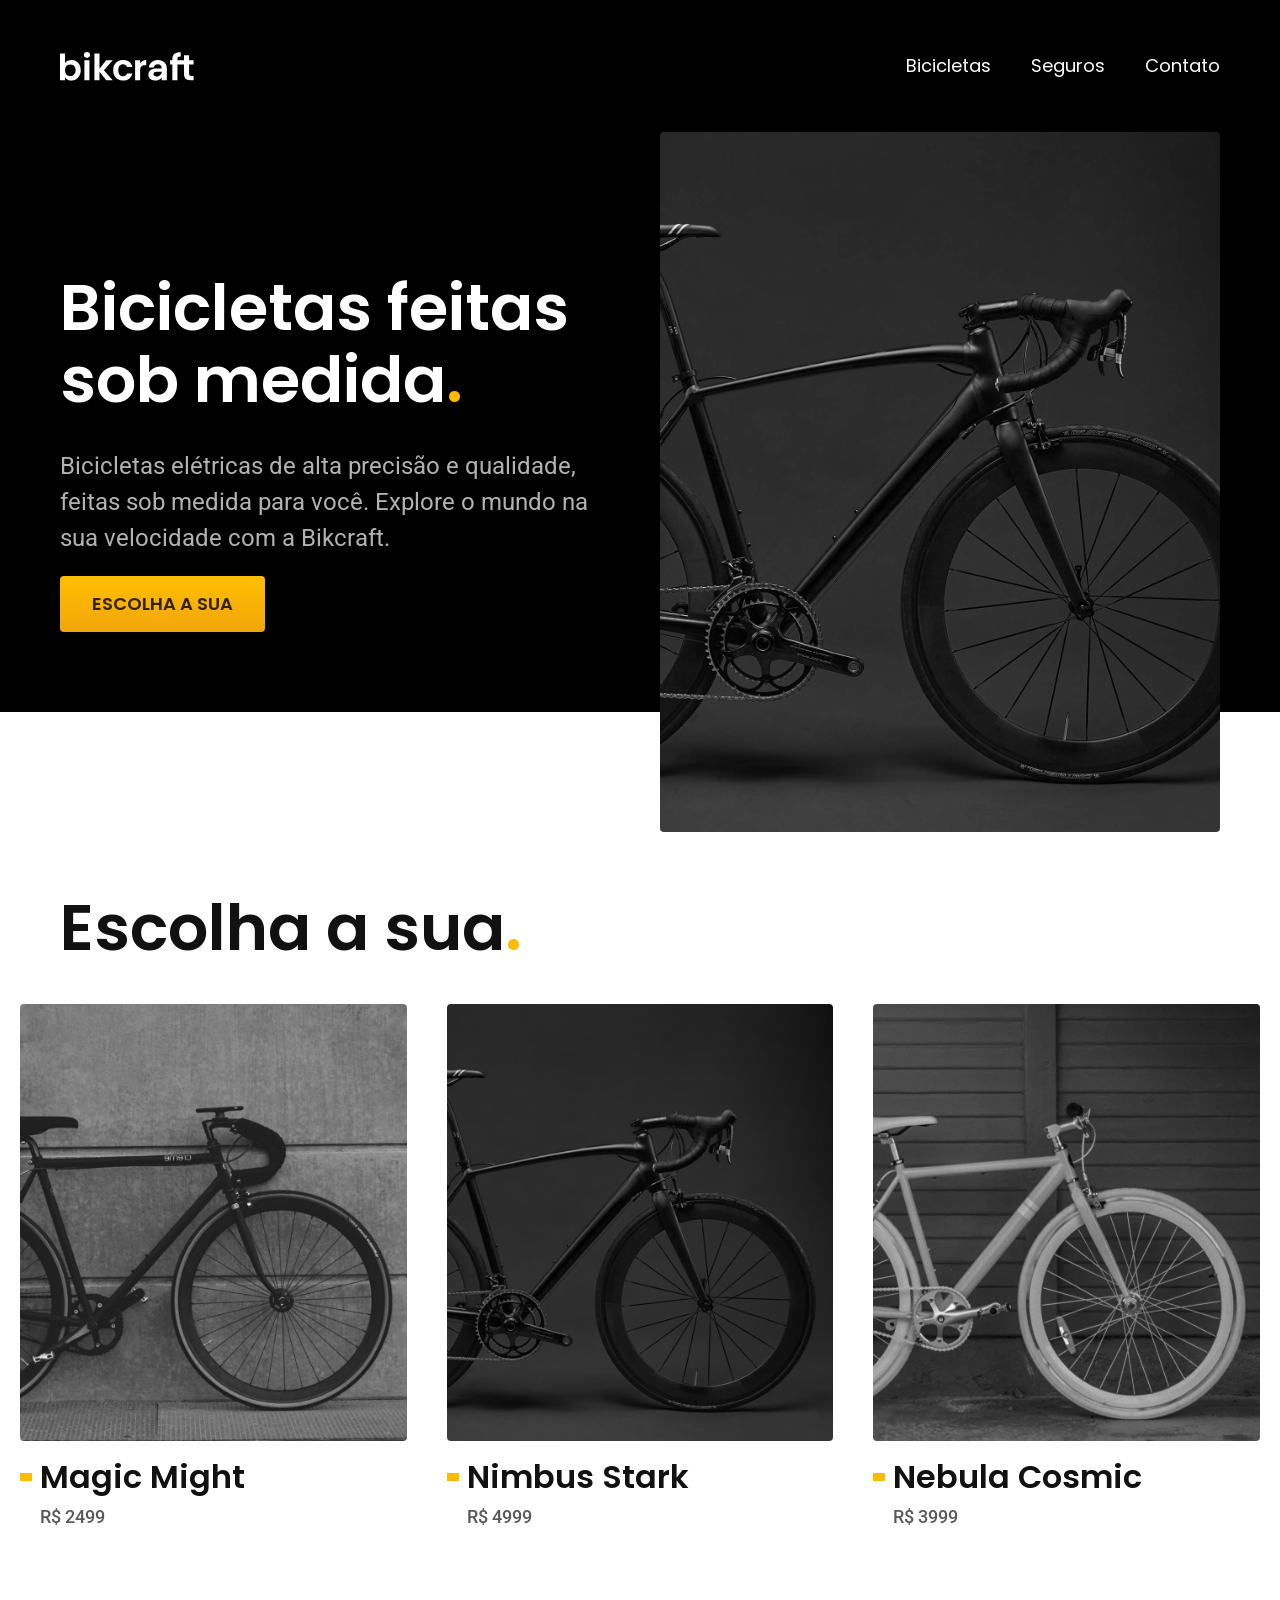
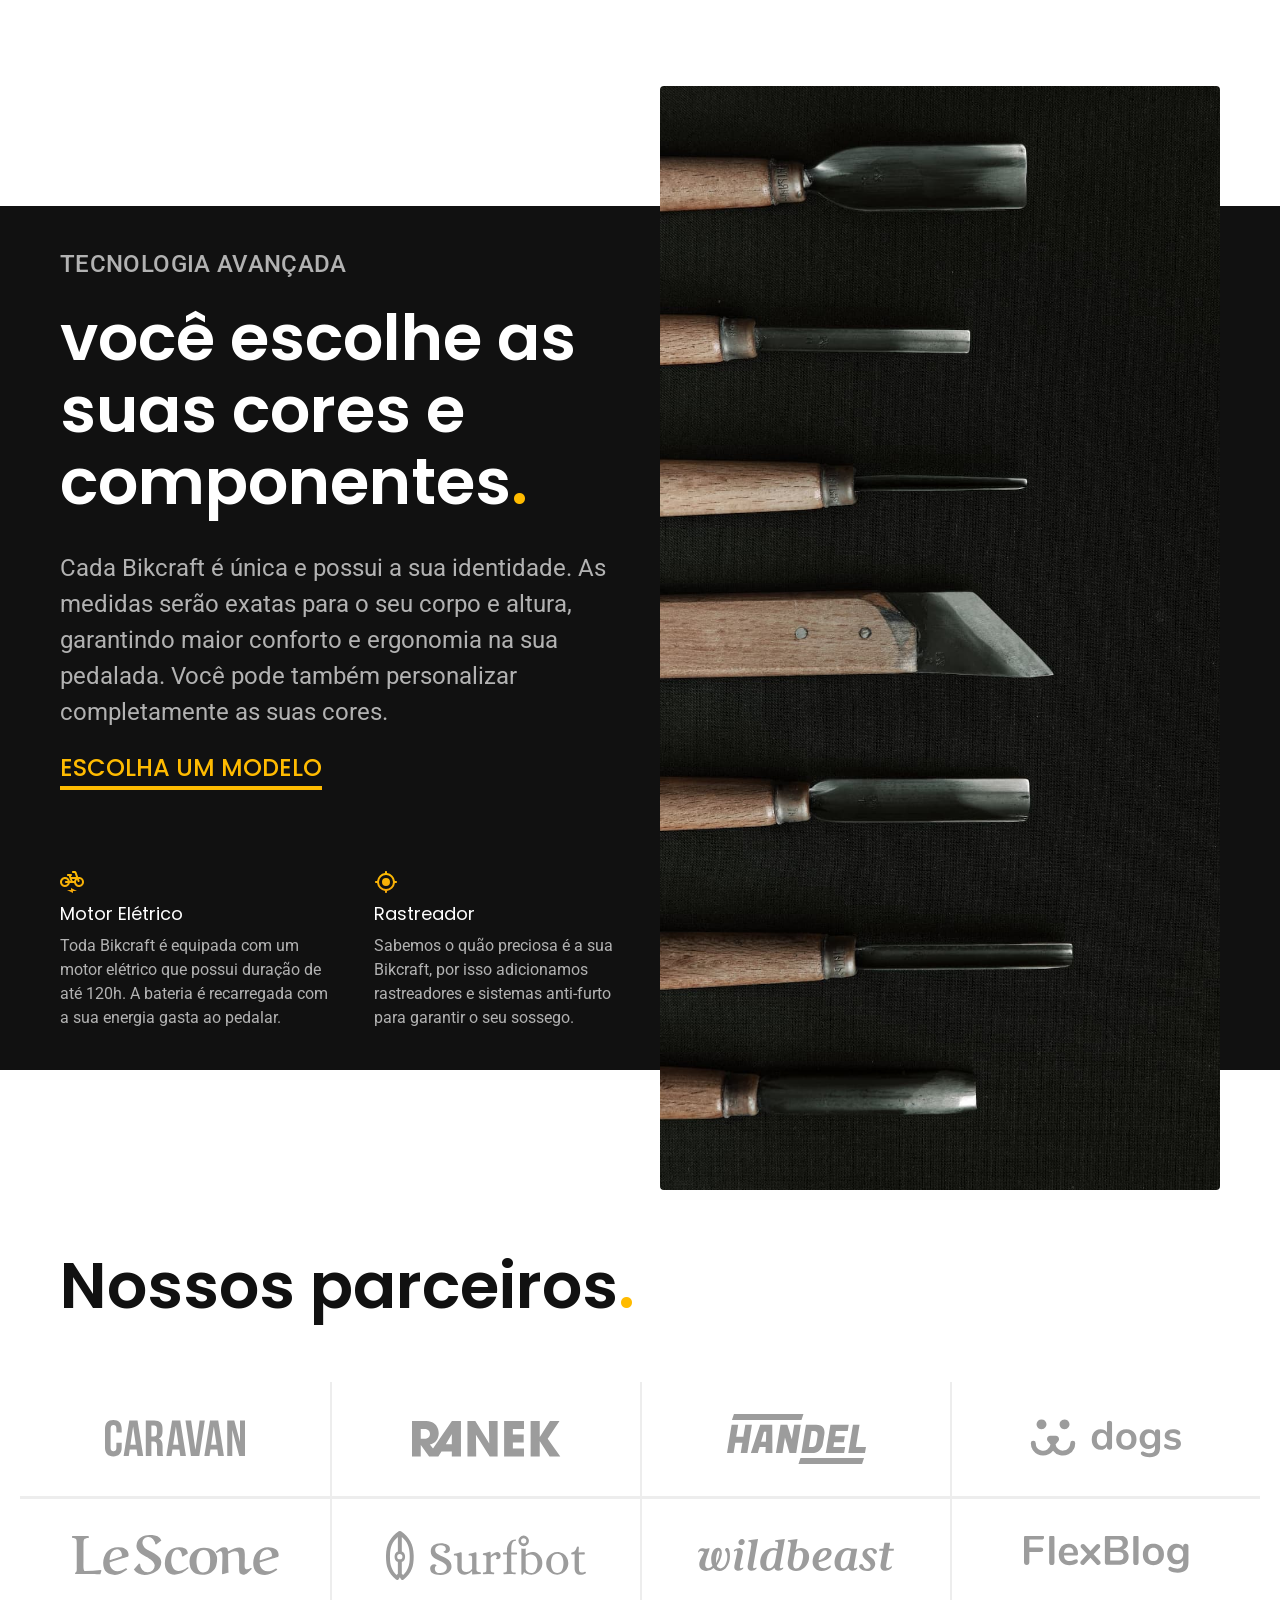
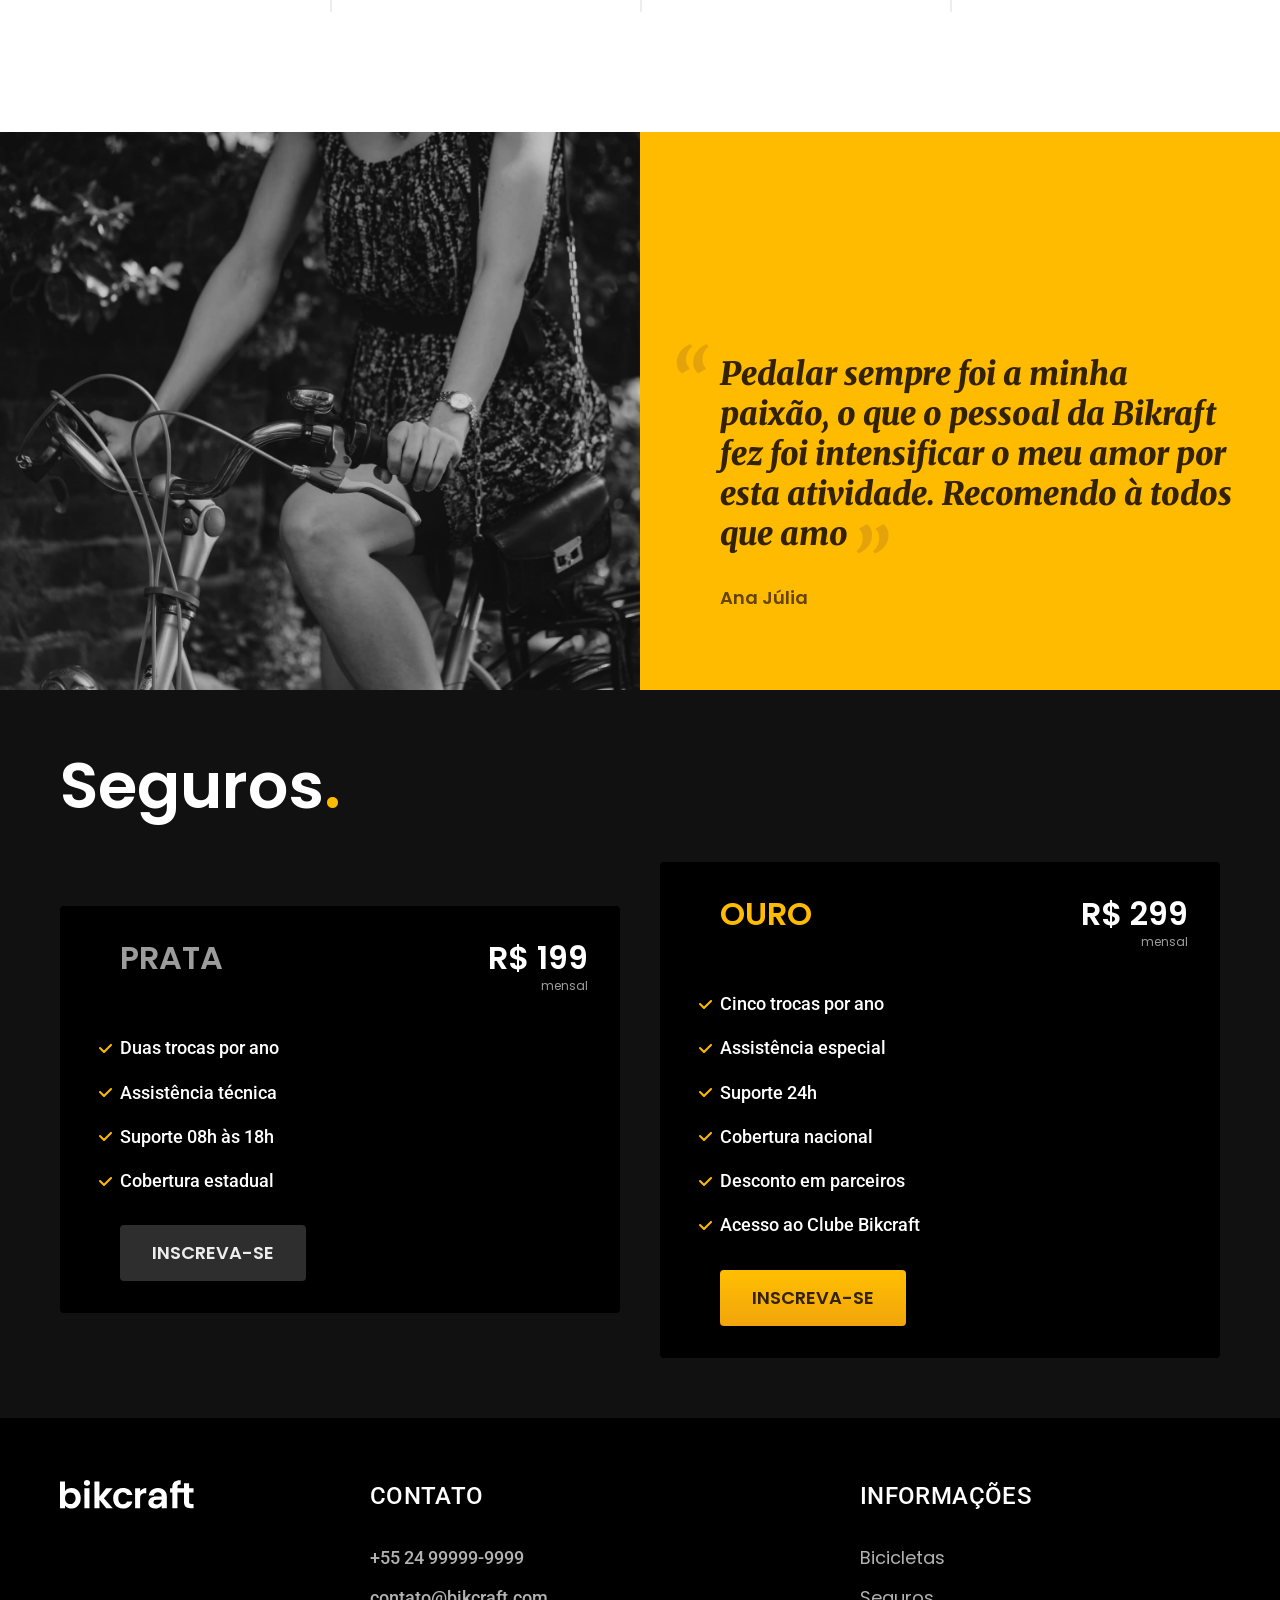
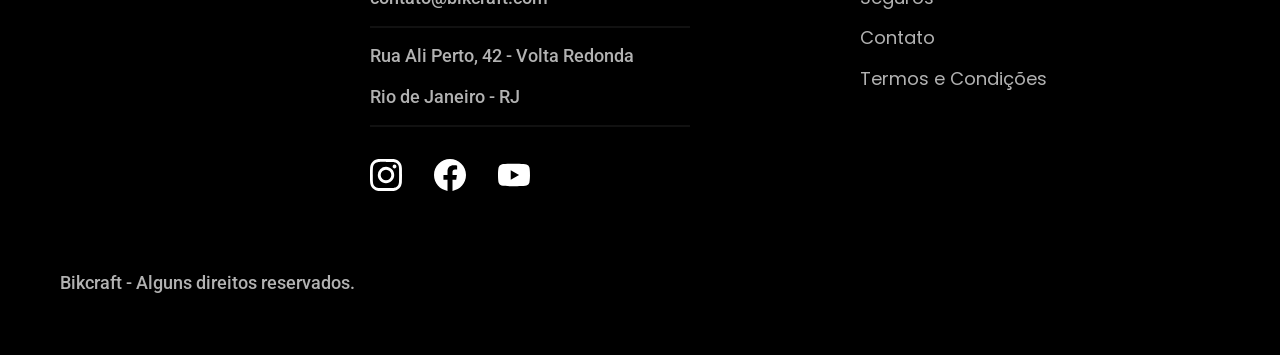
<file: index.html>
<!DOCTYPE html>
<html lang="pt-br">
<head>
  <meta charset="UTF-8">
  <meta name="viewport" content="width=device-width, initial-scale=1.0">

  <title>Bikcraft - Bicicletas Elétricas</title>
  <meta name="description" content="Bicicletas elétricas de alta precisão e qualidade, feitas sob medida para o cliente. Explore o mundo na sua velocidade com a Bikcraft.">
  <link rel="preconnect" href="https://fonts.googleapis.com">
<link rel="preconnect" href="https://fonts.gstatic.com" crossorigin>
<link href="https://fonts.googleapis.com/css2?family=Merriweather:ital,opsz,wght@0,18..144,300..900;1,18..144,300..900&family=Poppins:ital,wght@0,100;0,200;0,300;0,400;0,500;0,600;0,700;0,800;0,900;1,100;1,200;1,300;1,400;1,500;1,600;1,700;1,800;1,900&family=Roboto:ital,wght@0,100..900;1,100..900&display=swap" rel="stylesheet">
  <link rel="stylesheet" href="./css/style.css">
</head>
<body>
  <header class="header-bg">
    <div class="header container">
      <a href="./">
        <img src="./img/bikcraft.svg" alt="Bikcraft">
      </a>

      <nav aria-label="primaria">
        <ul class="header-menu font-1-m cor-0">
          <li><a href="./bicicletas.html">Bicicletas</a></li>
          <li><a href="./seguros.html">Seguros</a></li>
          <li><a href="./contato.html">Contato</a></li>
        </ul>
      </nav>
    </div>
  </header>
  <main class="introducao-bg">
    <div class="introducao container">
      <div class="introducao-conteudo">
        <h1 class="font-1-xxl cor-0">Bicicletas feitas sob medida<span class="cor-p1">.</span></h1>
        <p class="font-2-l cor-5">Bicicletas elétricas de alta precisão e qualidade, feitas sob medida para você. Explore o mundo na sua velocidade com a Bikcraft.</p>
        <a class="botao" href="./bicicletas.html">Escolha a sua</a>
      </div>
      <div>
        <img src="./img/fotos/introducao.jpg" alt="Bicicleta elétrica preta.">
      </div>
    </div>
  </main>
  <article class="bicicletas-lista">
    <h2 class="container font-1-xxl">Escolha a sua<span class="cor-p1">.</span></h2>
    <ul>
      <li>
        <a href="./bicicletas/magic.html">
          <img src="./img/bicicletas/magic-home.jpg" alt="Bicicleta preta">
          <h3 class="font-1-xl">Magic Might</h3>
          <span class="font-2-m cor-8">R$ 2499</span>
        </a>
      </li>
      <li>
        <a href="./bicicletas/nimbus.html">
          <img src="./img/bicicletas/nimbus-home.jpg" alt="Bicicleta preta">
          <h3 class="font-1-xl">Nimbus Stark</h3>
          <span class="font-2-m cor-8">R$ 4999</span>
        </a>
      </li>
      <li>
        <a href="./bicicletas/nebula.html">
          <img src="./img/bicicletas/nebula-home.jpg" alt="Bicicleta preta">
          <h3 class="font-1-xl">Nebula Cosmic</h3>
          <span class="font-2-m cor-8">R$ 3999</span>
        </a>
      </li>
    </ul>
  </article>
  <article class="tecnologia-bg">
    <div class="tecnologia container">
      <div class="tecnologia-conteudo">
        <span class="font-2-l-b cor-5">Tecnologia Avançada</span>
        <h2 class="font-1-xxl cor-0">você escolhe as suas cores e componentes<span class="cor-p1">.</span></h2>
        <p class="font-2-l cor-5">Cada Bikcraft é única e possui a sua identidade. As medidas serão exatas para o seu corpo e altura, garantindo maior conforto e ergonomia na sua pedalada. Você pode também personalizar completamente as suas cores.</p>
        <a class="link" href="./bicicletas.html">Escolha um modelo</a>
        <div class="tecnologia-vantagens">
          <div>
            <img src="./img/icones/eletrica.svg" alt="">
            <h3 class="font-1-m cor-0">Motor Elétrico</h3>
            <p class="font-2-s cor-5">Toda Bikcraft é equipada com um motor elétrico que possui duração de até 120h. A bateria é recarregada com a sua energia gasta ao pedalar.</p>
          </div>
          <div>
            <img src="./img/icones/rastreador.svg" alt="">
            <h3 class="font-1-m cor-0">Rastreador</h3>
            <p class="font-2-s cor-5">Sabemos o quão preciosa é a sua Bikcraft, por isso adicionamos rastreadores e sistemas anti-furto para garantir o seu sossego.</p>
          </div>
        </div>
      </div>
      <div class="tecnologia-imagem">
        <img src="./img/fotos/tecnologia.jpg" alt="">
      </div>
    </div>
  </article>
  <section class="parceiros" aria-label="Nossos Parceiros">
    <h2 class="container font-1-xxl">Nossos parceiros<span class="cor-p1">.</span></h2>
    <ul class="parceiros-lista container">
      <li><img src="./img/parceiros/caravan.svg" alt="caravan"></li>
      <li><img src="./img/parceiros/ranek.svg" alt="ranek"></li>
      <li><img src="./img/parceiros/handel.svg" alt="handel"></li>
      <li><img src="./img/parceiros/dogs.svg" alt="dogs"></li>
      <li><img src="./img/parceiros/lescone.svg" alt="lescone"></li>
      <li><img src="./img/parceiros/surfbot.svg" alt="surfbot"></li>
      <li><img src="./img/parceiros/wildbeast.svg" alt="wildbeast"></li>
      <li><img src="./img/parceiros/flexblog.svg" alt="flexblog"></li>
    </ul>
  </section>
  <section class="depoimento" aria-label="Depoimento">
    <div>
      <img src="/img/fotos/depoimento.jpg" alt="Pessoa pedalando uma bicicleta Bikcraft">
    </div>
    <div class="depoimento-conteudo">
      <blockquote class="font-1-xl cor-p5">
        <p>Pedalar sempre foi a minha paixão, o que o pessoal da Bikraft fez foi intensificar o meu amor por esta atividade. Recomendo à todos que amo</p>
      </blockquote>
      <span class="font-1-m-b cor-p4">Ana Júlia</span>
    </div>
  </section>
  <article class="seguros-bg">
    <div class="seguros container">
      <h2 class="font-1-xxl cor-0">Seguros<span class="cor-p1">.</span></h2>
      <div class="seguros-item">
        <h3 class="font-1-xl cor-6">PRATA</h3>
        <span class="font-1-xl cor-0">R$ 199 <span class="font-1-xs cor-6">mensal</span></span>
        <ul class="font-2-m cor-0">
          <li>Duas trocas por ano</li>
          <li>Assistência técnica</li>
          <li>Suporte 08h às 18h</li>
          <li>Cobertura estadual</li>
        </ul>
        <a class="botao secundario" href="./orcamento.html">Inscreva-se</a>
      </div>

      <div class="seguros-item">
        <h3 class="font-1-xl cor-p1">OURO</h3>
        <span class="font-1-xl cor-0">R$ 299 <span class="font-1-xs cor-6">mensal</span></span>
        <ul class="font-2-m cor-0">
          <li>Cinco trocas por ano</li>
          <li>Assistência especial</li>
          <li>Suporte 24h</li>
          <li>Cobertura nacional</li>
          <li>Desconto em parceiros</li>
          <li>Acesso ao Clube Bikcraft</li>
        </ul>
        <a class="botao" href="./orcamento.html">Inscreva-se</a>
      </div>
    </div>
  </article>
  <footer class="footer-bg">
    <div class="footer container">
      <img src="./img/bikcraft.svg" alt="Bikcraft">
      <div class="footer-contato">
        <h3 class="font-2-l-b cor-0">Contato</h3>
        <ul class="font-2-m cor-5">
          <li><a href="tel:+5524999999999">+55 24 99999-9999</a></li>
          <li><a href="mailto:contato@bikcraft.com">contato@bikcraft.com</a></li>
          <li>Rua Ali Perto, 42 - Volta Redonda</li>
          <li>Rio de Janeiro - RJ</li>
        </ul>
        <div class="footer-redes">
          <a href="./">
            <img src="/img/redes/instagram.svg" alt="instagram">
          </a>
          <a href="./">
            <img src="/img/redes/facebook.svg" alt="facebook">
          </a>
          <a href="./">
            <img src="/img/redes/youtube.svg" alt="Youtube">
          </a>
        </div>
      </div>
      <div class="footer-informacoes">
        <h3 class="font-2-l-b cor-0">Informações</h3>
        <nav>
          <ul class="font-1-m cor-5">
            <li><a href="./bicicletas.html">Bicicletas</a></li>
            <li><a href="./seguros.html">Seguros</a></li>
            <li><a href="./contato.html">Contato</a></li>
            <li><a href="./termos.html">Termos e Condições</a></li>
          </ul>
        </nav>
      </div>
      <p class="footer-copy font-2-m cor-5">Bikcraft - Alguns direitos reservados.</p>
    </div>
  </footer>
</body>

</html>
</file>
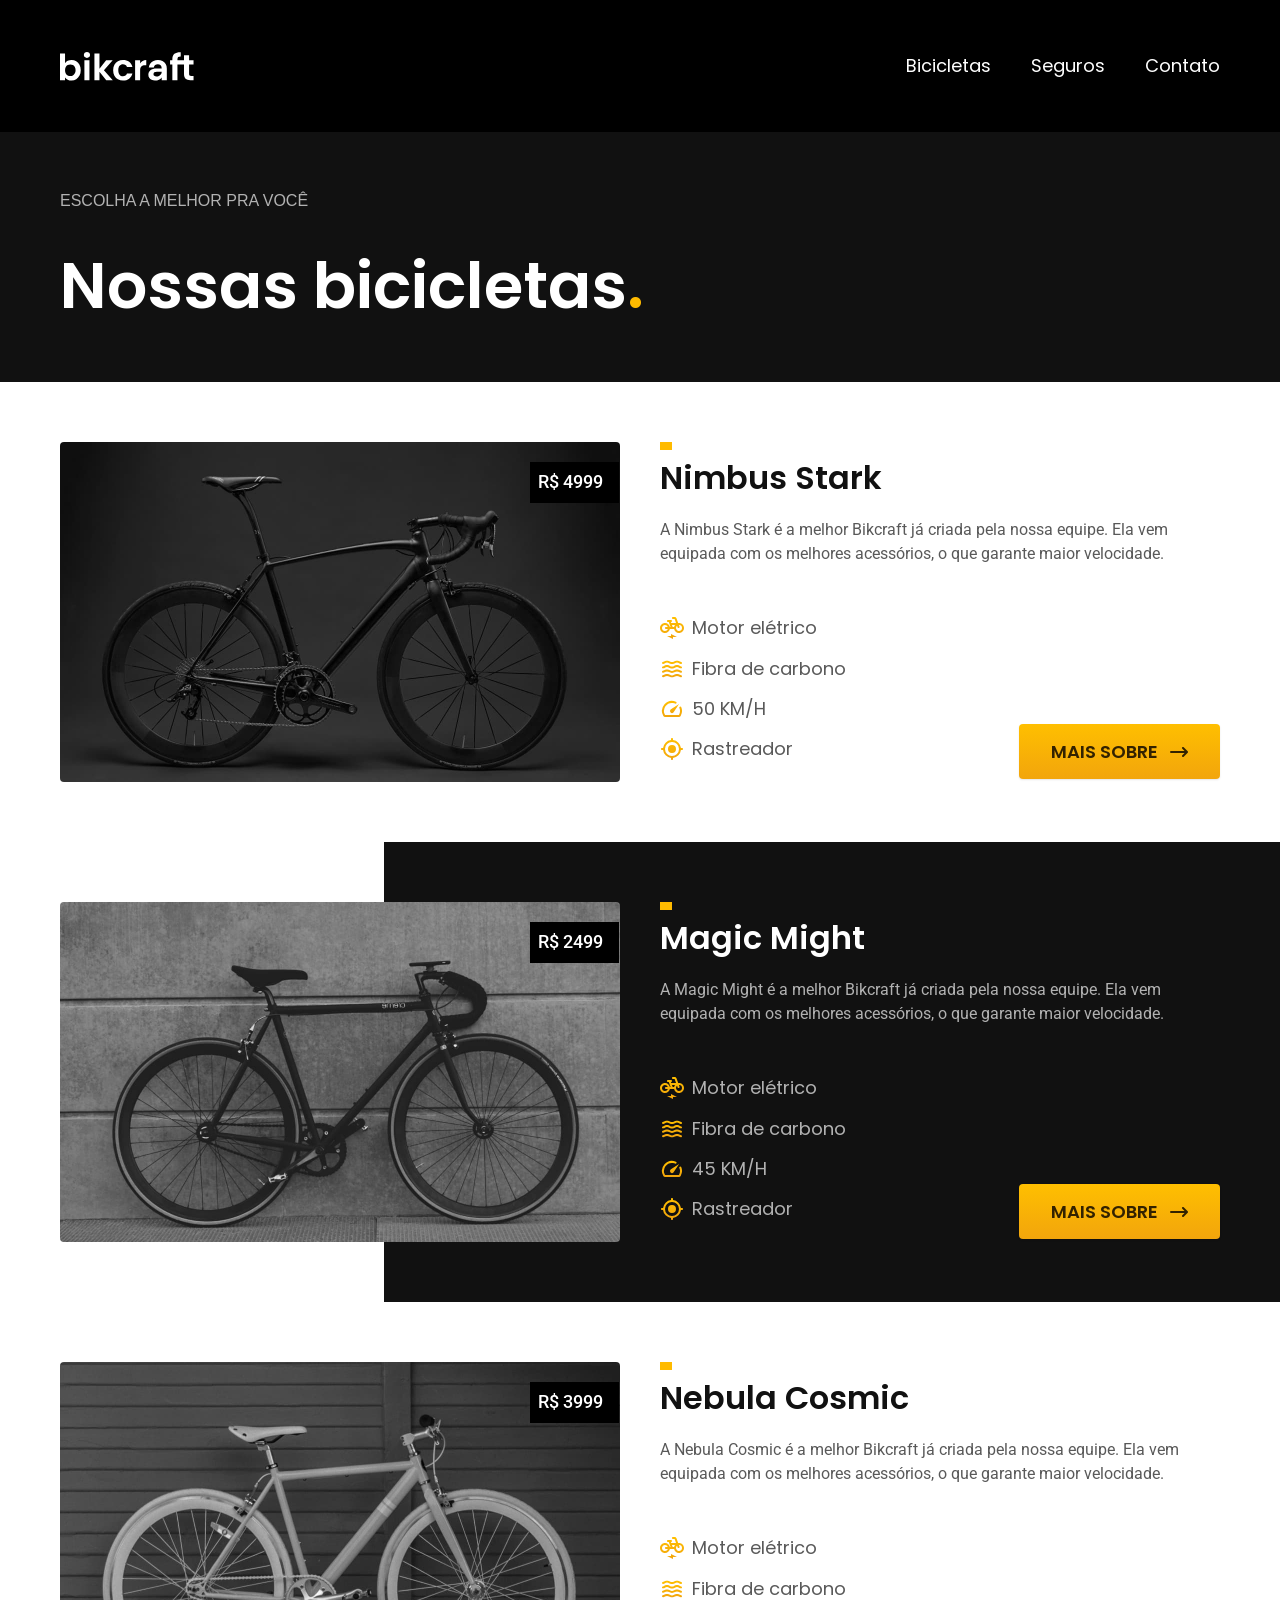
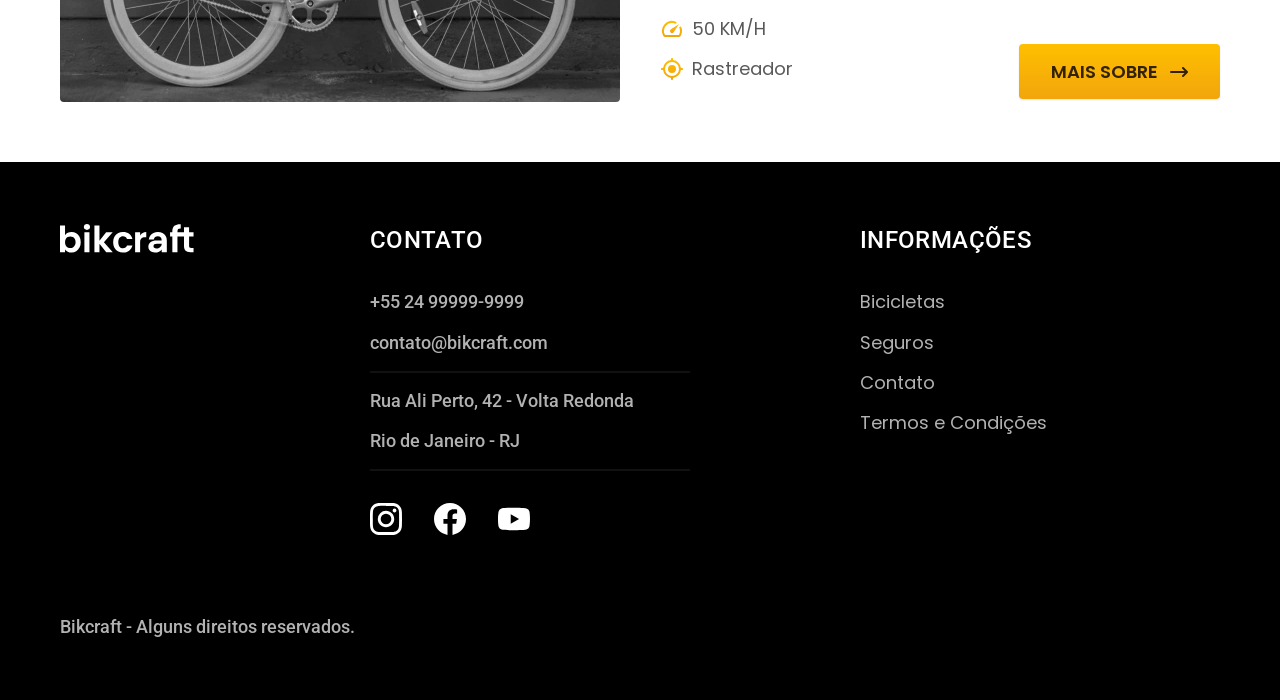
<file: bicicletas.html>
<!DOCTYPE html>
<html lang="pt-br">

<head>
  <meta charset="UTF-8">
  <meta name="viewport" content="width=device-width, initial-scale=1.0">

  <title>Bikcraft | Bicicletas</title>
  <meta name="description" content="Bicicletas.">
  <link rel="preconnect" href="https://fonts.googleapis.com">
<link rel="preconnect" href="https://fonts.gstatic.com" crossorigin>
<link href="https://fonts.googleapis.com/css2?family=Merriweather:ital,opsz,wght@0,18..144,300..900;1,18..144,300..900&family=Poppins:ital,wght@0,100;0,200;0,300;0,400;0,500;0,600;0,700;0,800;0,900;1,100;1,200;1,300;1,400;1,500;1,600;1,700;1,800;1,900&family=Roboto:ital,wght@0,100..900;1,100..900&display=swap" rel="stylesheet">
  <link rel="stylesheet" href="./css/style.css">
</head>

<body id="bicicletas">
  <header class="header-bg">
    <div class="header container">
      <a href="./">
        <img src="./img/bikcraft.svg" alt="Bikcraft">
      </a>
      <nav aria-label="primaria">
        <ul class="header-menu font-1-m cor-0">
          <li><a href="./bicicletas.html">Bicicletas</a></li>
          <li><a href="./seguros.html">Seguros</a></li>
          <li><a href="./contato.html">Contato</a></li>
        </ul>
      </nav>
    </div>
  </header>
  <main>
    <div class="titulo-bg">
        <div class="titulo container">
            <p class="font-2-lb cor-5">ESCOLHA A MELHOR PRA VOCÊ</p>
            <h1 class="font-1-xxl cor-0">Nossas bicicletas<span class="cor-p1">.</span></h1>
        </div>
    </div>
    <div class="bicicletas-bg">
      <div class="bicicletas container">
        <div class="bicicletas-imagem">
          <img src="/img/bicicletas/nimbus.jpg" alt="Bicicleta preta">
          <span class="font-2-m cor-0">R$ 4999</span>
        </div>
        <div class="bicicletas-conteudo">
          <h2 class="font-1-xl">Nimbus Stark</h2>
          <p class="font-2-s cor-8">A Nimbus Stark é a melhor Bikcraft já criada pela nossa equipe.
          Ela vem equipada com os melhores acessórios, o que garante maior velocidade.
          </p>
          <ul class="font-1-m cor-8">
            <li>
              <img src="/img/icones/eletrica.svg" alt="">
              Motor elétrico
            </li>
            <li>
              <img src="/img/icones/carbono.svg" alt="">
              Fibra de carbono
            </li>
            <li>
              <img src="/img/icones/velocidade.svg" alt="">
              50 KM/H
            </li>
            <li>
              <img src="/img/icones/rastreador.svg" alt="">
              Rastreador
            </li>
          </ul>
          <a class="botao seta" href="bicicletas/nimbus.html">MAIS SOBRE</a>
        </div>
      </div>
    </div>
    <div class="bicicletas-bg">
      <div class="bicicletas container">
        <div class="bicicletas-imagem">
          <img src="/img/bicicletas/magic.jpg" alt="Bicicleta preta">
          <span class="font-2-m cor-0">R$ 2499</span>
        </div>
        <div class="bicicletas-conteudo">
          <h2 class="font-1-xl cor-0">Magic Might</h2>
          <p class="font-2-s cor-5">A Magic Might é a melhor Bikcraft já criada pela nossa equipe.
          Ela vem equipada com os melhores acessórios, o que garante maior velocidade.
          </p>
          <ul class="font-1-m cor-5">
            <li>
              <img src="/img/icones/eletrica.svg" alt="">
              Motor elétrico
            </li>
            <li>
              <img src="/img/icones/carbono.svg" alt="">
              Fibra de carbono
            </li>
            <li>
              <img src="/img/icones/velocidade.svg" alt="">
              45 KM/H
            </li>
            <li>
              <img src="/img/icones/rastreador.svg" alt="">
              Rastreador
            </li>
          </ul>
          <a class="botao seta" href="bicicletas/magic.html">MAIS SOBRE</a>
        </div>
      </div>
    </div>
    <div class="bicicletas-bg">
      <div class="bicicletas container">
        <div class="bicicletas-imagem">
          <img src="/img/bicicletas/nebula.jpg" alt="Bicicleta preta">
          <span class="font-2-m cor-0">R$ 3999</span>
        </div>
        <div class="bicicletas-conteudo">
          <h2 class="font-1-xl">Nebula Cosmic</h2>
          <p class="font-2-s cor-8">A Nebula Cosmic é a melhor Bikcraft já criada pela nossa equipe.
          Ela vem equipada com os melhores acessórios, o que garante maior velocidade.
          </p>
          <ul class="font-1-m cor-8">
            <li>
              <img src="/img/icones/eletrica.svg" alt="">
              Motor elétrico
            </li>
            <li>
              <img src="/img/icones/carbono.svg" alt="">
              Fibra de carbono
            </li>
            <li>
              <img src="/img/icones/velocidade.svg" alt="">
              50 KM/H
            </li>
            <li>
              <img src="/img/icones/rastreador.svg" alt="">
              Rastreador
            </li>
          </ul>
          <a class="botao seta" href="bicicletas/nebula.html">MAIS SOBRE</a>
        </div>
      </div>
    </div>
  </main>
  <footer class="footer-bg">
    <div class="footer container">
      <img src="./img/bikcraft.svg" alt="Bikcraft">
      <div class="footer-contato">
        <h3 class="font-2-l-b cor-0">Contato</h3>
        <ul class="font-2-m cor-5">
          <li><a href="tel:+5524999999999">+55 24 99999-9999</a></li>
          <li><a href="mailto:contato@bikcraft.com">contato@bikcraft.com</a></li>
          <li>Rua Ali Perto, 42 - Volta Redonda</li>
          <li>Rio de Janeiro - RJ</li>
        </ul>
        <div class="footer-redes">
          <a href="./">
            <img src="/img/redes/instagram.svg" alt="instagram">
          </a>
          <a href="./">
            <img src="/img/redes/facebook.svg" alt="facebook">
          </a>
          <a href="./">
            <img src="/img/redes/youtube.svg" alt="Youtube">
          </a>
        </div>
      </div>
      <div class="footer-informacoes">
        <h3 class="font-2-l-b cor-0">Informações</h3>
        <nav>
          <ul class="font-1-m cor-5">
            <li><a href="./bicicletas.html">Bicicletas</a></li>
            <li><a href="./seguros.html">Seguros</a></li>
            <li><a href="./contato.html">Contato</a></li>
            <li><a href="./termos.html">Termos e Condições</a></li>
          </ul>
        </nav>
      </div>
      <p class="footer-copy font-2-m cor-5">Bikcraft - Alguns direitos reservados.</p>
    </div>
  </footer>
</file>
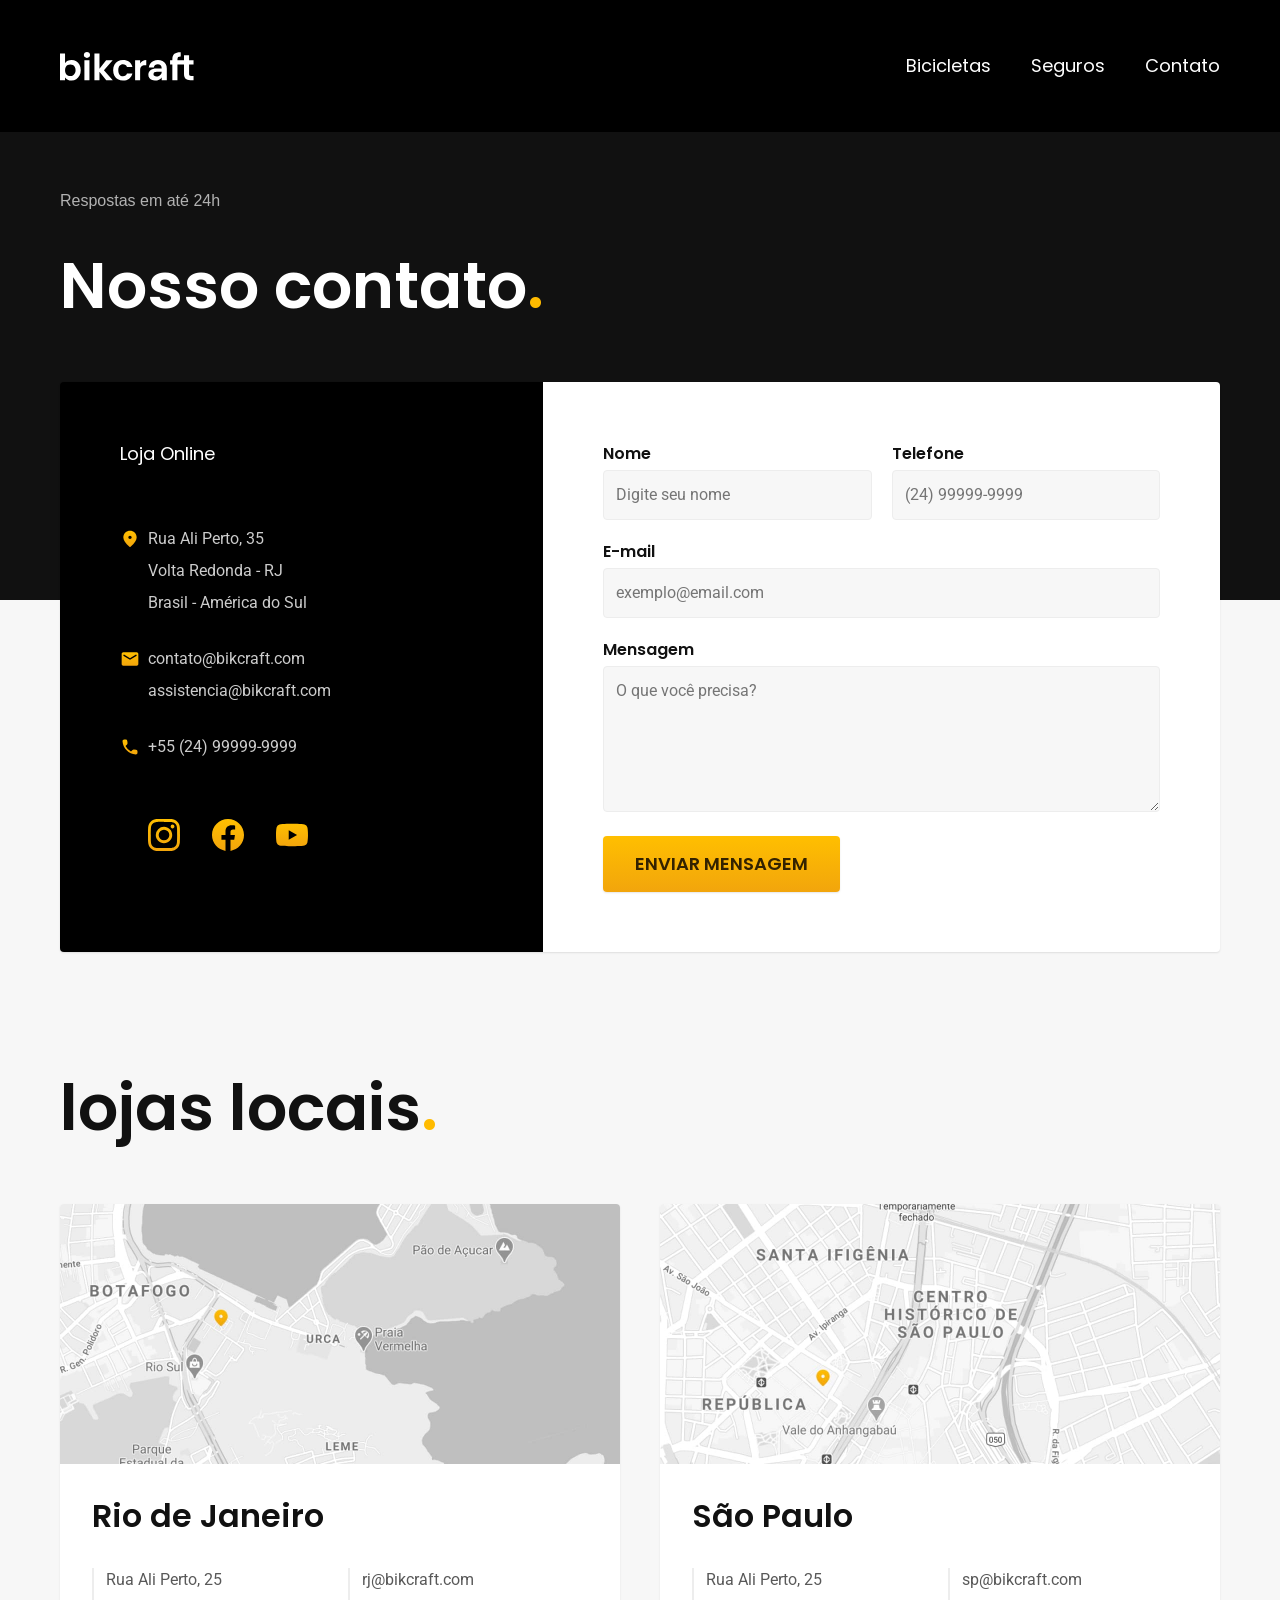
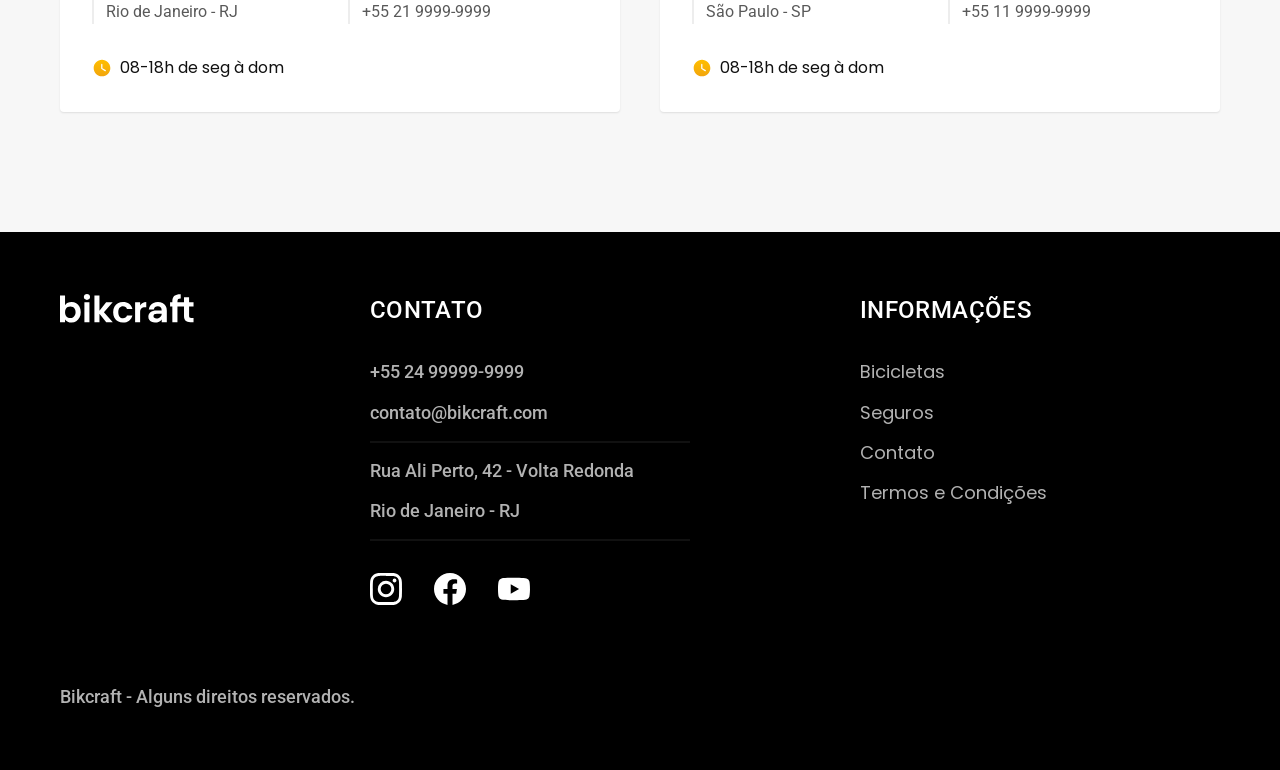
<file: contato.html>
<!DOCTYPE html>
<html lang="pt-br">
<head>
  <meta charset="UTF-8">
  <meta name="viewport" content="width=device-width, initial-scale=1.0">

  <title>Bikcraft | Contato</title>
  <meta name="description" content="Contato.">
  <link rel="preconnect" href="https://fonts.googleapis.com">
<link rel="preconnect" href="https://fonts.gstatic.com" crossorigin>
<link href="https://fonts.googleapis.com/css2?family=Merriweather:ital,opsz,wght@0,18..144,300..900;1,18..144,300..900&family=Poppins:ital,wght@0,100;0,200;0,300;0,400;0,500;0,600;0,700;0,800;0,900;1,100;1,200;1,300;1,400;1,500;1,600;1,700;1,800;1,900&family=Roboto:ital,wght@0,100..900;1,100..900&display=swap" rel="stylesheet">
  <link rel="stylesheet" href="./css/style.css">
</head>
<body id="contato">
  <header class="header-bg">
    <div class="header container">
      <a href="./">
        <img src="./img/bikcraft.svg" alt="Bikcraft">
      </a>
      <nav aria-label="primaria">
        <ul class="header-menu font-1-m cor-0">
          <li><a href="./bicicletas.html">Bicicletas</a></li>
          <li><a href="./seguros.html">Seguros</a></li>
          <li><a href="./contato.html">Contato</a></li>
        </ul>
      </nav>
    </div>
  </header>
  <main>
    <div class="titulo-bg">
        <div class="titulo container">
            <p class="font-2-lb cor-5">Respostas em até 24h</p>
            <h1 class="font-1-xxl cor-0">Nosso contato<span class="cor-p1">.</span></h1>
        </div>
    </div>
    <div class="contato container">
      <section class="contato-dados" aria-label="endereço">
        <h2 class="font-1-m cor-0">Loja Online</h2>
        <div class="contato-endereco font-2-s cor-4">
          <p>Rua Ali Perto, 35</p>
          <p>Volta Redonda - RJ</p>
          <p>Brasil - América do Sul</p>
        </div>
        <address class="contato-meios font-2-s cor-4">
          <a href="mailto:contato@bikcraft.com">contato@bikcraft.com</a>
          <a href="mailto:assistencia@bikcraft.com">assistencia@bikcraft.com</a>
          <a href="tel:+5524999999999">+55 (24) 99999-9999</a>
        </address>
        <div class="contato-redes">
          <a href="./">
            <img src="/img/redes/instagram-p.svg" alt="instagram">
          </a>
          <a href="./">
            <img src="/img/redes/facebook-p.svg" alt="facebook">
          </a>
          <a href="./">
            <img src="/img/redes/youtube-p.svg" alt="Youtube">
          </a>
        </div>
      </section>
      <section class="contato-formulario" aria-label="Formulário">
        <form class="form" action=".contato.html">
          <div>
            <label for="nome">Nome</label>
            <input type="text" id="nome" name="nome" placeholder="Digite seu nome">
          </div>
          <div>
            <label for="Telefone">Telefone</label>
            <input type="text" id="Telefone" name="Telefone" placeholder="(24) 99999-9999">
          </div>
          <div class="col-2">
            <label for="email">E-mail</label>
            <input type="email" id="email" name="email" placeholder="exemplo@email.com">
          </div>
          <div class="col-2">
            <label for="nome">Mensagem</label>
            <textarea rows="5" id="nome" name="nome" placeholder="O que você precisa?"></textarea>
          </div>
          <button class="botao col-2">Enviar mensagem</button>
        </form>
      </section>
    </div>
  </main>
  <article class="lojas container">
    <h2 class="font-1-xxl">lojas locais<span class="cor-p1">.</span></h2>
    <div class="lojas-item">
      <img src="./img/lojas/rj.jpg" alt="mapa marcando o endereço em Rua Ali Perto, 25 - Rio de Janeiro - RJ">
      <div class="lojas-conteudo">
        <h3 class="font-1-xl">Rio de Janeiro</h3>
        <div class="lojas-dados font-2-s cor-8">
          <p>Rua Ali Perto, 25</p>
          <p>Rio de Janeiro - RJ</p>
        </div>
        <div class="lojas-dados font-2-s cor-8">
          <a href="mailto:rj@bikcraft.com">rj@bikcraft.com</a>
          <a href="tel:+552199999999">+55 21 9999-9999</a>
        </div>
        <p class="lojas-tempo font-1-s"><img src="./img/icones/horario.svg" alt="">08-18h de seg à dom</p>
      </div>
    </div>

    <div class="lojas-item">
      <img src="./img/lojas/sp.jpg" alt="mapa marcando o endereço em Rua Ali Perto, 25 - São Paulo - SP">
      <div class="lojas-conteudo">
        <h3 class="font-1-xl">São Paulo</h3>
        <div class="lojas-dados font-2-s cor-8">
          <p>Rua Ali Perto, 25</p>
          <p>São Paulo - SP</p>
        </div>
        <div class="lojas-dados font-2-s cor-8">
          <a href="mailto:sp@bikcraft.com">sp@bikcraft.com</a>
          <a href="tel:+551199999999">+55 11 9999-9999</a>
        </div>
        <p class="lojas-tempo font-1-s"><img src="./img/icones/horario.svg" alt="">08-18h de seg à dom</p>
      </div>
    </div>
  </article>
  <footer class="footer-bg">
    <div class="footer container">
      <img src="./img/bikcraft.svg" alt="Bikcraft">
      <div class="footer-contato">
        <h3 class="font-2-l-b cor-0">Contato</h3>
        <ul class="font-2-m cor-5">
          <li><a href="tel:+5524999999999">+55 24 99999-9999</a></li>
          <li><a href="mailto:contato@bikcraft.com">contato@bikcraft.com</a></li>
          <li>Rua Ali Perto, 42 - Volta Redonda</li>
          <li>Rio de Janeiro - RJ</li>
        </ul>
        <div class="footer-redes">
          <a href="./">
            <img src="/img/redes/instagram.svg" alt="instagram">
          </a>
          <a href="./">
            <img src="/img/redes/facebook.svg" alt="facebook">
          </a>
          <a href="./">
            <img src="/img/redes/youtube.svg" alt="Youtube">
          </a>
        </div>
      </div>
      <div class="footer-informacoes">
        <h3 class="font-2-l-b cor-0">Informações</h3>
        <nav>
          <ul class="font-1-m cor-5">
            <li><a href="./bicicletas.html">Bicicletas</a></li>
            <li><a href="./seguros.html">Seguros</a></li>
            <li><a href="./contato.html">Contato</a></li>
            <li><a href="./termos.html">Termos e Condições</a></li>
          </ul>
        </nav>
      </div>
      <p class="footer-copy font-2-m cor-5">Bikcraft - Alguns direitos reservados.</p>
    </div>
  </footer>
</file>
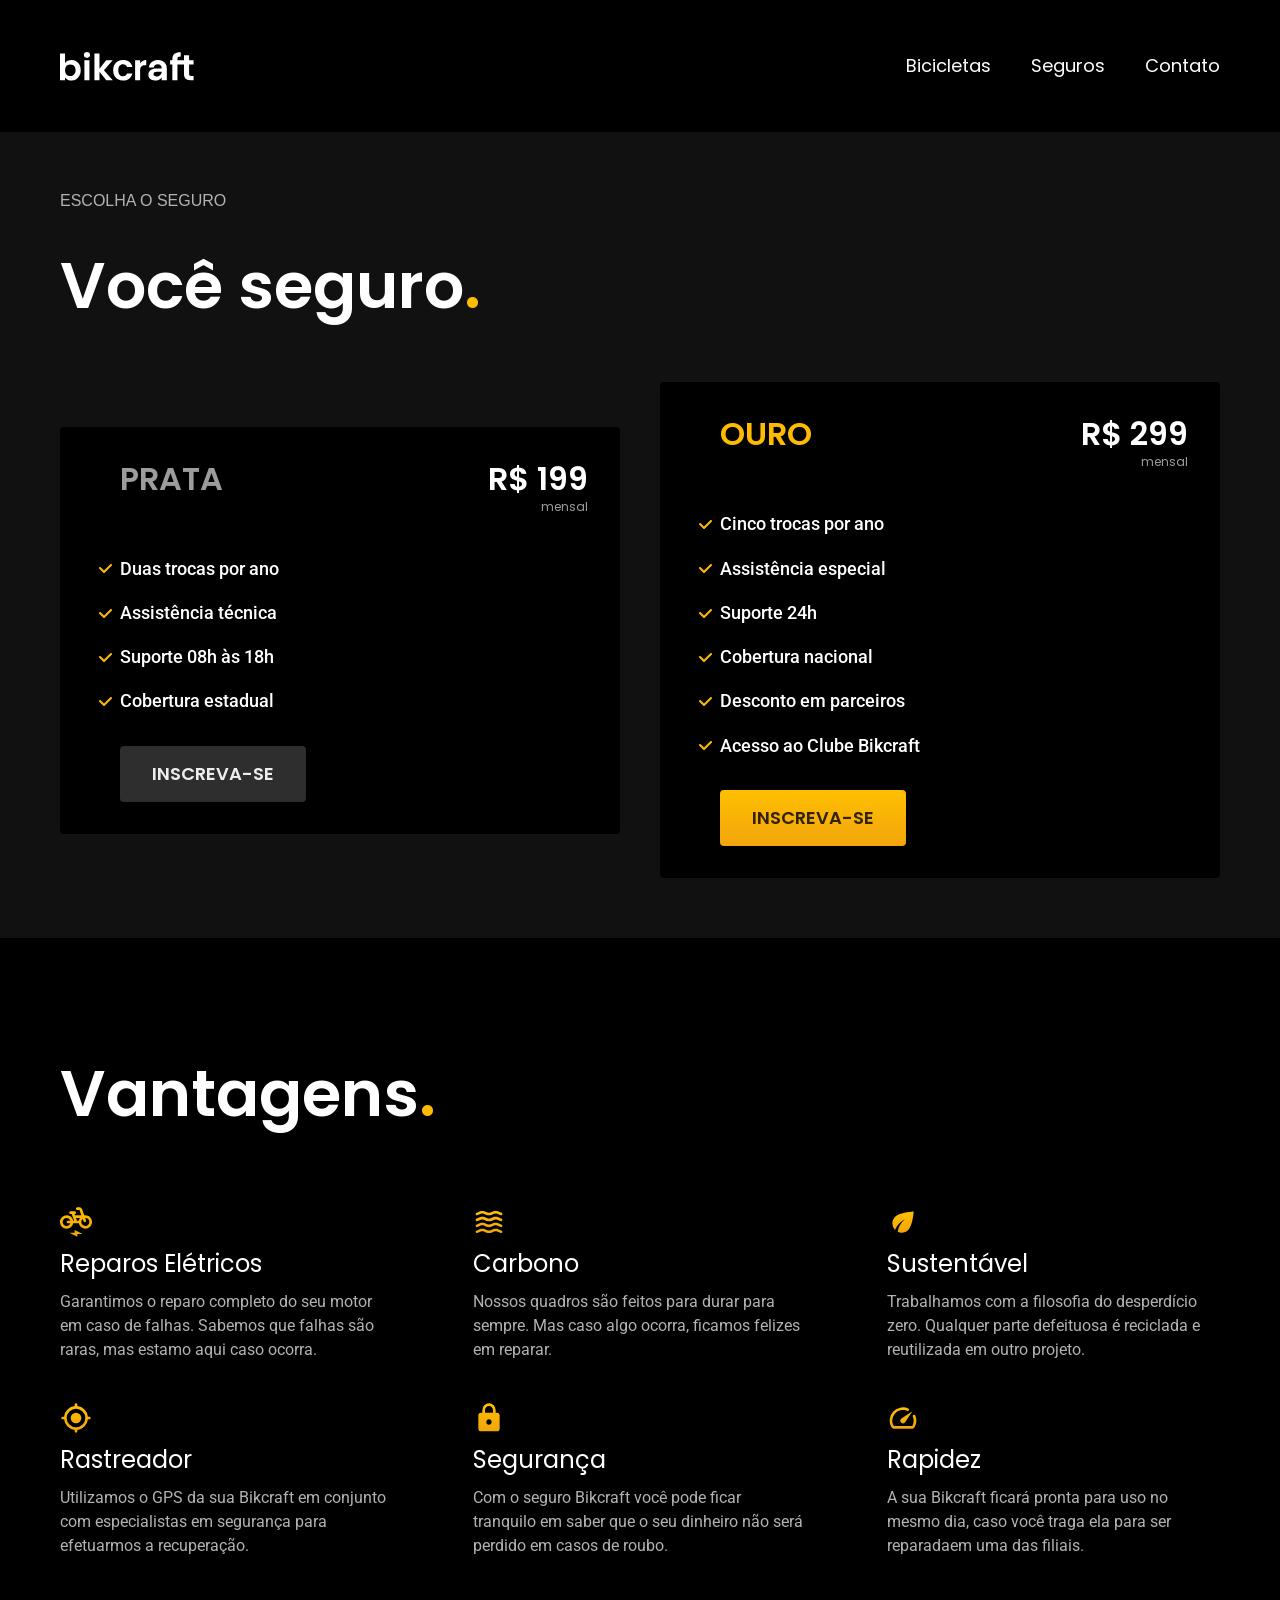
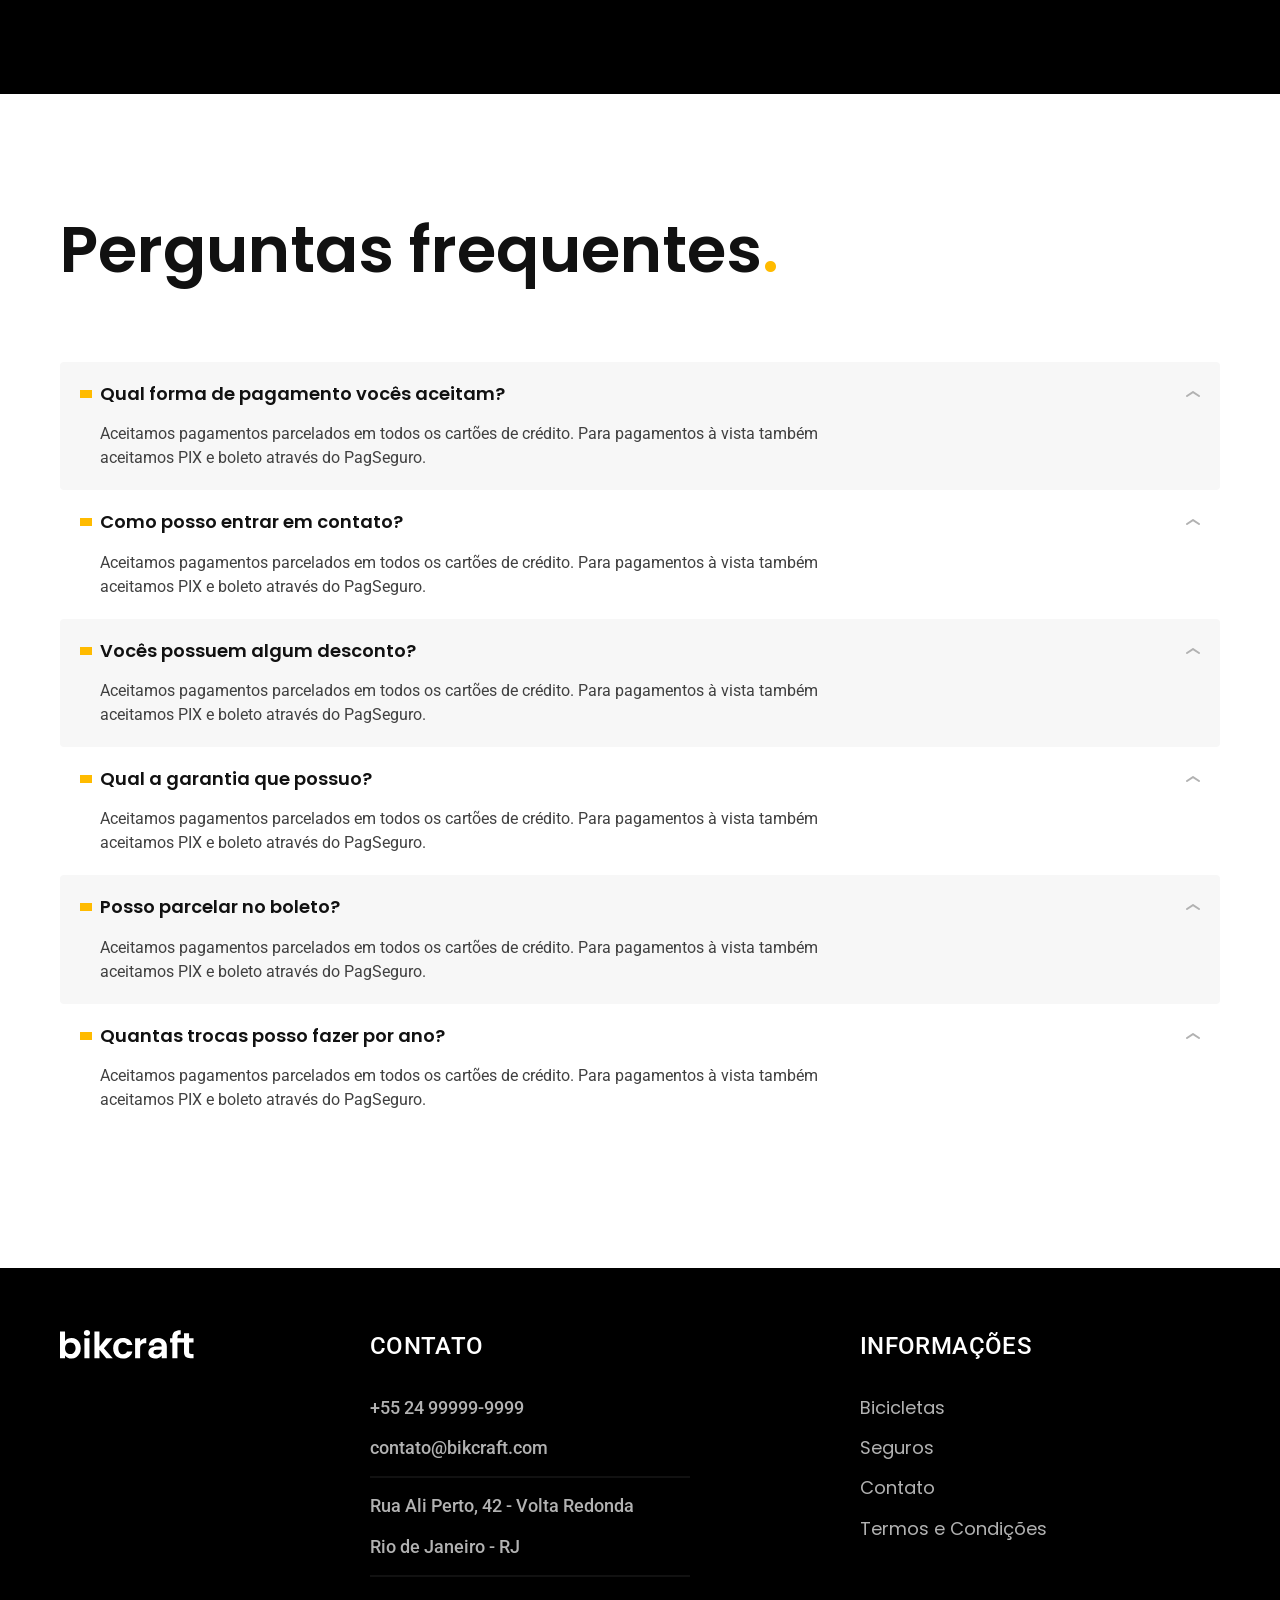
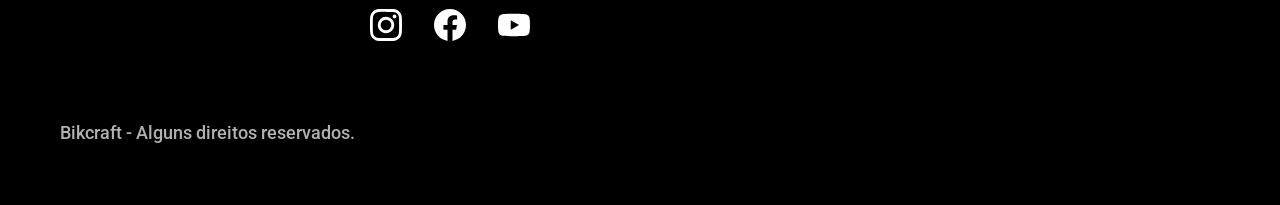
<file: seguros.html>
<!DOCTYPE html>
<html lang="pt-br">

<head>
  <meta charset="UTF-8">
  <meta name="viewport" content="width=device-width, initial-scale=1.0">

  <title>Bikcraft | Seguros</title>
  <meta name="description" content="Seguros.">
  <link rel="preconnect" href="https://fonts.googleapis.com">
<link rel="preconnect" href="https://fonts.gstatic.com" crossorigin>
<link href="https://fonts.googleapis.com/css2?family=Merriweather:ital,opsz,wght@0,18..144,300..900;1,18..144,300..900&family=Poppins:ital,wght@0,100;0,200;0,300;0,400;0,500;0,600;0,700;0,800;0,900;1,100;1,200;1,300;1,400;1,500;1,600;1,700;1,800;1,900&family=Roboto:ital,wght@0,100..900;1,100..900&display=swap" rel="stylesheet">
  <link rel="stylesheet" href="./css/style.css">
</head>

<body id="seguros">
  <header class="header-bg">
    <div class="header container">
      <a href="./">
        <img src="./img/bikcraft.svg" alt="Bikcraft">
      </a>
      <nav aria-label="primaria">
        <ul class="header-menu font-1-m cor-0">
          <li><a href="./bicicletas.html">Bicicletas</a></li>
          <li><a href="./seguros.html">Seguros</a></li>
          <li><a href="./contato.html">Contato</a></li>
        </ul>
      </nav>
    </div>
  </header>
  <main class="seguros-bg">
    <div class="titulo-bg">
        <div class="titulo container">
            <p class="font-2-lb cor-5">ESCOLHA O SEGURO</p>
            <h1 class="font-1-xxl cor-0">Você seguro<span class="cor-p1">.</span></h1>
        </div>
    </div>
    <div class="seguros container">
      <div class="seguros-item">
        <h3 class="font-1-xl cor-6">PRATA</h3>
        <span class="font-1-xl cor-0">R$ 199 <span class="font-1-xs cor-6">mensal</span></span>
        <ul class="font-2-m cor-0">
          <li>Duas trocas por ano</li>
          <li>Assistência técnica</li>
          <li>Suporte 08h às 18h</li>
          <li>Cobertura estadual</li>
        </ul>
        <a class="botao secundario" href="./orcamento.html">Inscreva-se</a>
      </div>

      <div class="seguros-item">
        <h3 class="font-1-xl cor-p1">OURO</h3>
        <span class="font-1-xl cor-0">R$ 299 <span class="font-1-xs cor-6">mensal</span></span>
        <ul class="font-2-m cor-0">
          <li>Cinco trocas por ano</li>
          <li>Assistência especial</li>
          <li>Suporte 24h</li>
          <li>Cobertura nacional</li>
          <li>Desconto em parceiros</li>
          <li>Acesso ao Clube Bikcraft</li>
        </ul>
        <a class="botao" href="./orcamento.html">Inscreva-se</a>
      </div>
    </div>
  </main>
  <article class="vantagens-bg">
    <div class="vantagens container">
        <h2 class="font-1-xxl cor-0">Vantagens<span class="cor-p1">.</span></h1>
        <ul>
          <li>
            <img src="/img/icones/eletrica.svg" alt="">
            <h3 class="font-1-l cor-0">Reparos Elétricos</h3>
            <p class="font-2-s cor-5">Garantimos o reparo completo do seu motor
            em caso de falhas. Sabemos que falhas são raras, mas estamo aqui
            caso ocorra.</p>
          </li>
          <li>
            <img src="/img/icones/carbono.svg" alt="">
            <h3 class="font-1-l cor-0">Carbono</h3>
            <p class="font-2-s cor-5">Nossos quadros são feitos para durar para sempre.
            Mas caso algo ocorra, ficamos felizes em reparar.</p>
          </li>
          <li>
            <img src="/img/icones/sustentavel.svg" alt="">
            <h3 class="font-1-l cor-0">Sustentável</h3>
            <p class="font-2-s cor-5">Trabalhamos com a filosofia do desperdício zero.
            Qualquer parte defeituosa é reciclada e reutilizada em outro projeto.</p>
          </li>
          <li>
            <img src="/img/icones/rastreador.svg" alt="">
            <h3 class="font-1-l cor-0">Rastreador</h3>
            <p class="font-2-s cor-5">Utilizamos o GPS da sua Bikcraft em conjunto com 
            especialistas em segurança para efetuarmos a recuperação.</p>
          </li>
          <li>
            <img src="/img/icones/seguro.svg" alt="">
            <h3 class="font-1-l cor-0">Segurança</h3>
            <p class="font-2-s cor-5">Com o seguro Bikcraft você pode ficar tranquilo
            em saber que o seu dinheiro não será perdido em casos de roubo.</p>
          </li>
          <li>
            <img src="/img/icones/velocidade.svg" alt="">
            <h3 class="font-1-l cor-0">Rapidez</h3>
            <p class="font-2-s cor-5">A sua Bikcraft ficará pronta para uso no mesmo dia,
            caso você traga ela para ser reparadaem uma das filiais.</p>
        </ul>
    </div>
  </article>
  <article class="perguntas container">
    <h2 class="font-1-xxl">Perguntas frequentes<span class="cor-p1">.</span></h2>
    <dl>
      <div>
        <dt class="font-1-m-b">Qual forma de pagamento vocês aceitam?</dt>
        <dd class="font-2-s cor-9">
        Aceitamos pagamentos parcelados em todos os cartões de crédito.
        Para pagamentos à vista também aceitamos PIX e boleto através do PagSeguro.</dd>
      </div>
      <div>
        <dt class="font-1-m-b">Como posso entrar em contato?</dt>
        <dd class="font-2-s cor-9">
        Aceitamos pagamentos parcelados em todos os cartões de crédito.
        Para pagamentos à vista também aceitamos PIX e boleto através do PagSeguro.</dd>
      </div>
      <div>
        <dt class="font-1-m-b">Vocês possuem algum desconto?</dt>
        <dd class="font-2-s cor-9">
        Aceitamos pagamentos parcelados em todos os cartões de crédito.
        Para pagamentos à vista também aceitamos PIX e boleto através do PagSeguro.</dd>
      </div>
      <div>
        <dt class="font-1-m-b">Qual a garantia que possuo?</dt>
        <dd class="font-2-s cor-9">
        Aceitamos pagamentos parcelados em todos os cartões de crédito.
        Para pagamentos à vista também aceitamos PIX e boleto através do PagSeguro.</dd>
      </div>
      <div>
        <dt class="font-1-m-b">Posso parcelar no boleto?</dt>
        <dd class="font-2-s cor-9">
        Aceitamos pagamentos parcelados em todos os cartões de crédito.
        Para pagamentos à vista também aceitamos PIX e boleto através do PagSeguro.</dd>
      </div>
      <div>
        <dt class="font-1-m-b">Quantas trocas posso fazer por ano?</dt>
        <dd class="font-2-s cor-9">
        Aceitamos pagamentos parcelados em todos os cartões de crédito.
        Para pagamentos à vista também aceitamos PIX e boleto através do PagSeguro.</dd>
      </div>
    </dl>
  </article>
  
  <footer class="footer-bg">
    <div class="footer container">
      <img src="./img/bikcraft.svg" alt="Bikcraft">
      <div class="footer-contato">
        <h3 class="font-2-l-b cor-0">Contato</h3>
        <ul class="font-2-m cor-5">
          <li><a href="tel:+5524999999999">+55 24 99999-9999</a></li>
          <li><a href="mailto:contato@bikcraft.com">contato@bikcraft.com</a></li>
          <li>Rua Ali Perto, 42 - Volta Redonda</li>
          <li>Rio de Janeiro - RJ</li>
        </ul>
        <div class="footer-redes">
          <a href="./">
            <img src="/img/redes/instagram.svg" alt="instagram">
          </a>
          <a href="./">
            <img src="/img/redes/facebook.svg" alt="facebook">
          </a>
          <a href="./">
            <img src="/img/redes/youtube.svg" alt="Youtube">
          </a>
        </div>
      </div>
      <div class="footer-informacoes">
        <h3 class="font-2-l-b cor-0">Informações</h3>
        <nav>
          <ul class="font-1-m cor-5">
            <li><a href="./bicicletas.html">Bicicletas</a></li>
            <li><a href="./seguros.html">Seguros</a></li>
            <li><a href="./contato.html">Contato</a></li>
            <li><a href="./termos.html">Termos e Condições</a></li>
          </ul>
        </nav>
      </div>
      <p class="footer-copy font-2-m cor-5">Bikcraft - Alguns direitos reservados.</p>
    </div>
  </footer>
</file>
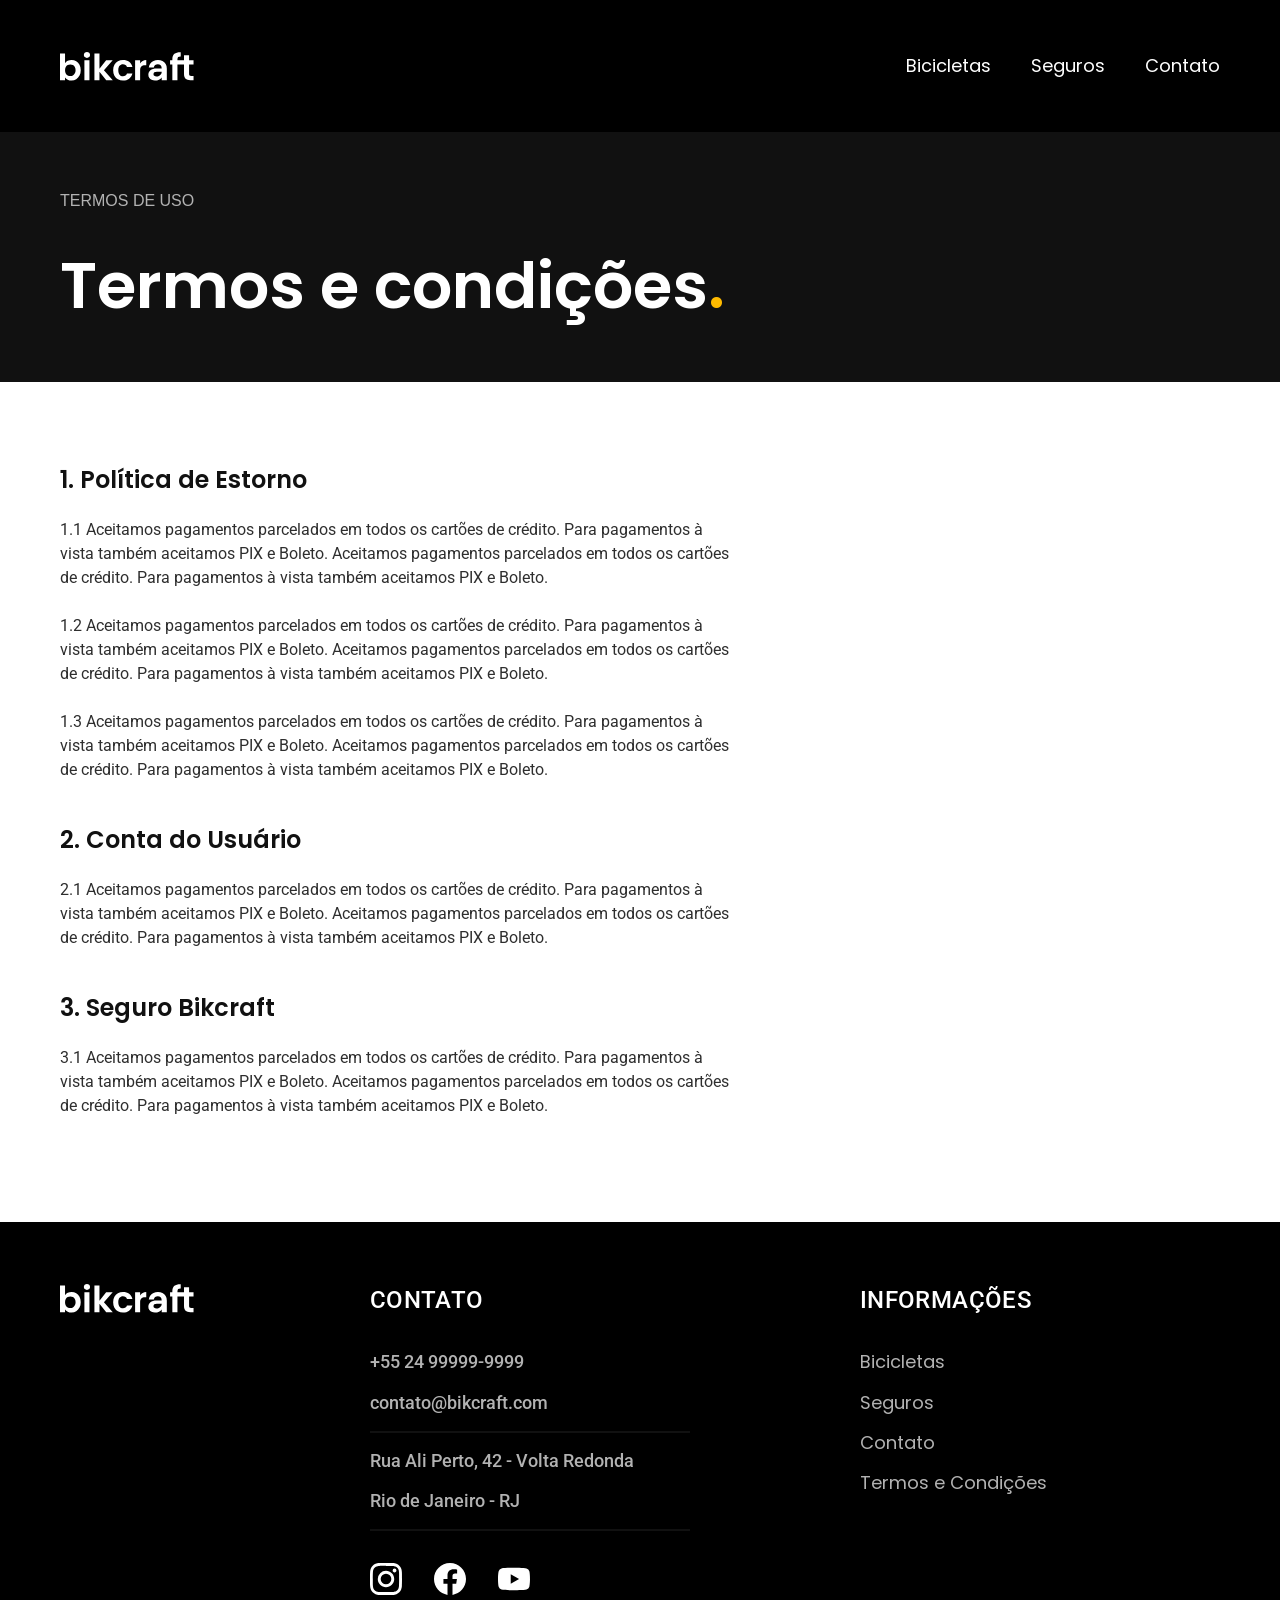
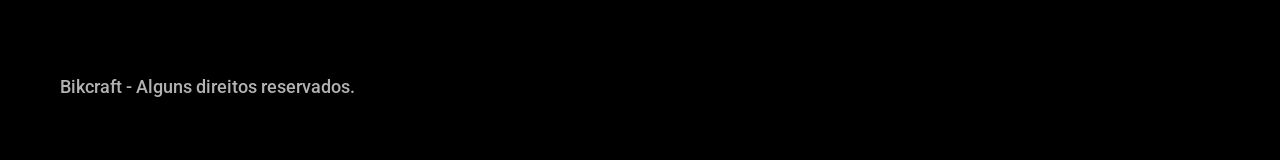
<file: termos.html>
<!DOCTYPE html>
<html lang="pt-br">

<head>
  <meta charset="UTF-8">
  <meta name="viewport" content="width=device-width, initial-scale=1.0">

  <title>Bikcraft | Termos e Condições</title>
  <meta name="description" content="Termos e Condições.">
  <link rel="preconnect" href="https://fonts.googleapis.com">
<link rel="preconnect" href="https://fonts.gstatic.com" crossorigin>
<link href="https://fonts.googleapis.com/css2?family=Merriweather:ital,opsz,wght@0,18..144,300..900;1,18..144,300..900&family=Poppins:ital,wght@0,100;0,200;0,300;0,400;0,500;0,600;0,700;0,800;0,900;1,100;1,200;1,300;1,400;1,500;1,600;1,700;1,800;1,900&family=Roboto:ital,wght@0,100..900;1,100..900&display=swap" rel="stylesheet">
  <link rel="stylesheet" href="./css/style.css">
</head>

<body id="termos">
  <header class="header-bg">
    <div class="header container">
      <a href="./">
        <img src="./img/bikcraft.svg" alt="Bikcraft">
      </a>
      <nav aria-label="primaria">
        <ul class="header-menu font-1-m cor-0">
          <li><a href="./bicicletas.html">Bicicletas</a></li>
          <li><a href="./seguros.html">Seguros</a></li>
          <li><a href="./contato.html">Contato</a></li>
        </ul>
      </nav>
    </div>
  </header>
  <main>
    <div class="titulo-bg">
        <div class="titulo container">
            <p class="font-2-lb cor-5">TERMOS DE USO</p>
            <h1 class="font-1-xxl cor-0">Termos e condições<span class="cor-p1">.</span></h1>
        </div>
    </div>
    <div class="termos font-2-s cor-10 container">
            <h2 class="font-1-l cor-11">1. Política de Estorno</h2>
            <p>1.1 Aceitamos pagamentos parcelados em todos os cartões de crédito. Para pagamentos à vista também aceitamos PIX e Boleto. Aceitamos pagamentos parcelados em todos os cartões de crédito. Para pagamentos à vista também aceitamos PIX e Boleto.</p>
            <p>1.2 Aceitamos pagamentos parcelados em todos os cartões de crédito. Para pagamentos à vista também aceitamos PIX e Boleto. Aceitamos pagamentos parcelados em todos os cartões de crédito. Para pagamentos à vista também aceitamos PIX e Boleto.</p>
            <p>1.3 Aceitamos pagamentos parcelados em todos os cartões de crédito. Para pagamentos à vista também aceitamos PIX e Boleto. Aceitamos pagamentos parcelados em todos os cartões de crédito. Para pagamentos à vista também aceitamos PIX e Boleto.</p>
            <h2 class="font-1-l cor-11">2. Conta do Usuário</h2>
            <p>2.1 Aceitamos pagamentos parcelados em todos os cartões de crédito. Para pagamentos à vista também aceitamos PIX e Boleto. Aceitamos pagamentos parcelados em todos os cartões de crédito. Para pagamentos à vista também aceitamos PIX e Boleto.</p>
            <h2 class="font-1-l cor-11">3. Seguro Bikcraft</h2>
            <p>3.1 Aceitamos pagamentos parcelados em todos os cartões de crédito. Para pagamentos à vista também aceitamos PIX e Boleto. Aceitamos pagamentos parcelados em todos os cartões de crédito. Para pagamentos à vista também aceitamos PIX e Boleto.</p>
    </div>
  </main>
  <footer class="footer-bg">
    <div class="footer container">
      <img src="./img/bikcraft.svg" alt="Bikcraft">
      <div class="footer-contato">
        <h3 class="font-2-l-b cor-0">Contato</h3>
        <ul class="font-2-m cor-5">
          <li><a href="tel:+5524999999999">+55 24 99999-9999</a></li>
          <li><a href="mailto:contato@bikcraft.com">contato@bikcraft.com</a></li>
          <li>Rua Ali Perto, 42 - Volta Redonda</li>
          <li>Rio de Janeiro - RJ</li>
        </ul>
        <div class="footer-redes">
          <a href="./">
            <img src="/img/redes/instagram.svg" alt="instagram">
          </a>
          <a href="./">
            <img src="/img/redes/facebook.svg" alt="facebook">
          </a>
          <a href="./">
            <img src="/img/redes/youtube.svg" alt="Youtube">
          </a>
        </div>
      </div>
      <div class="footer-informacoes">
        <h3 class="font-2-l-b cor-0">Informações</h3>
        <nav>
          <ul class="font-1-m cor-5">
            <li><a href="./bicicletas.html">Bicicletas</a></li>
            <li><a href="./seguros.html">Seguros</a></li>
            <li><a href="./contato.html">Contato</a></li>
            <li><a href="./termos.html">Termos e Condições</a></li>
          </ul>
        </nav>
      </div>
      <p class="footer-copy font-2-m cor-5">Bikcraft - Alguns direitos reservados.</p>
    </div>
  </footer>
</file>
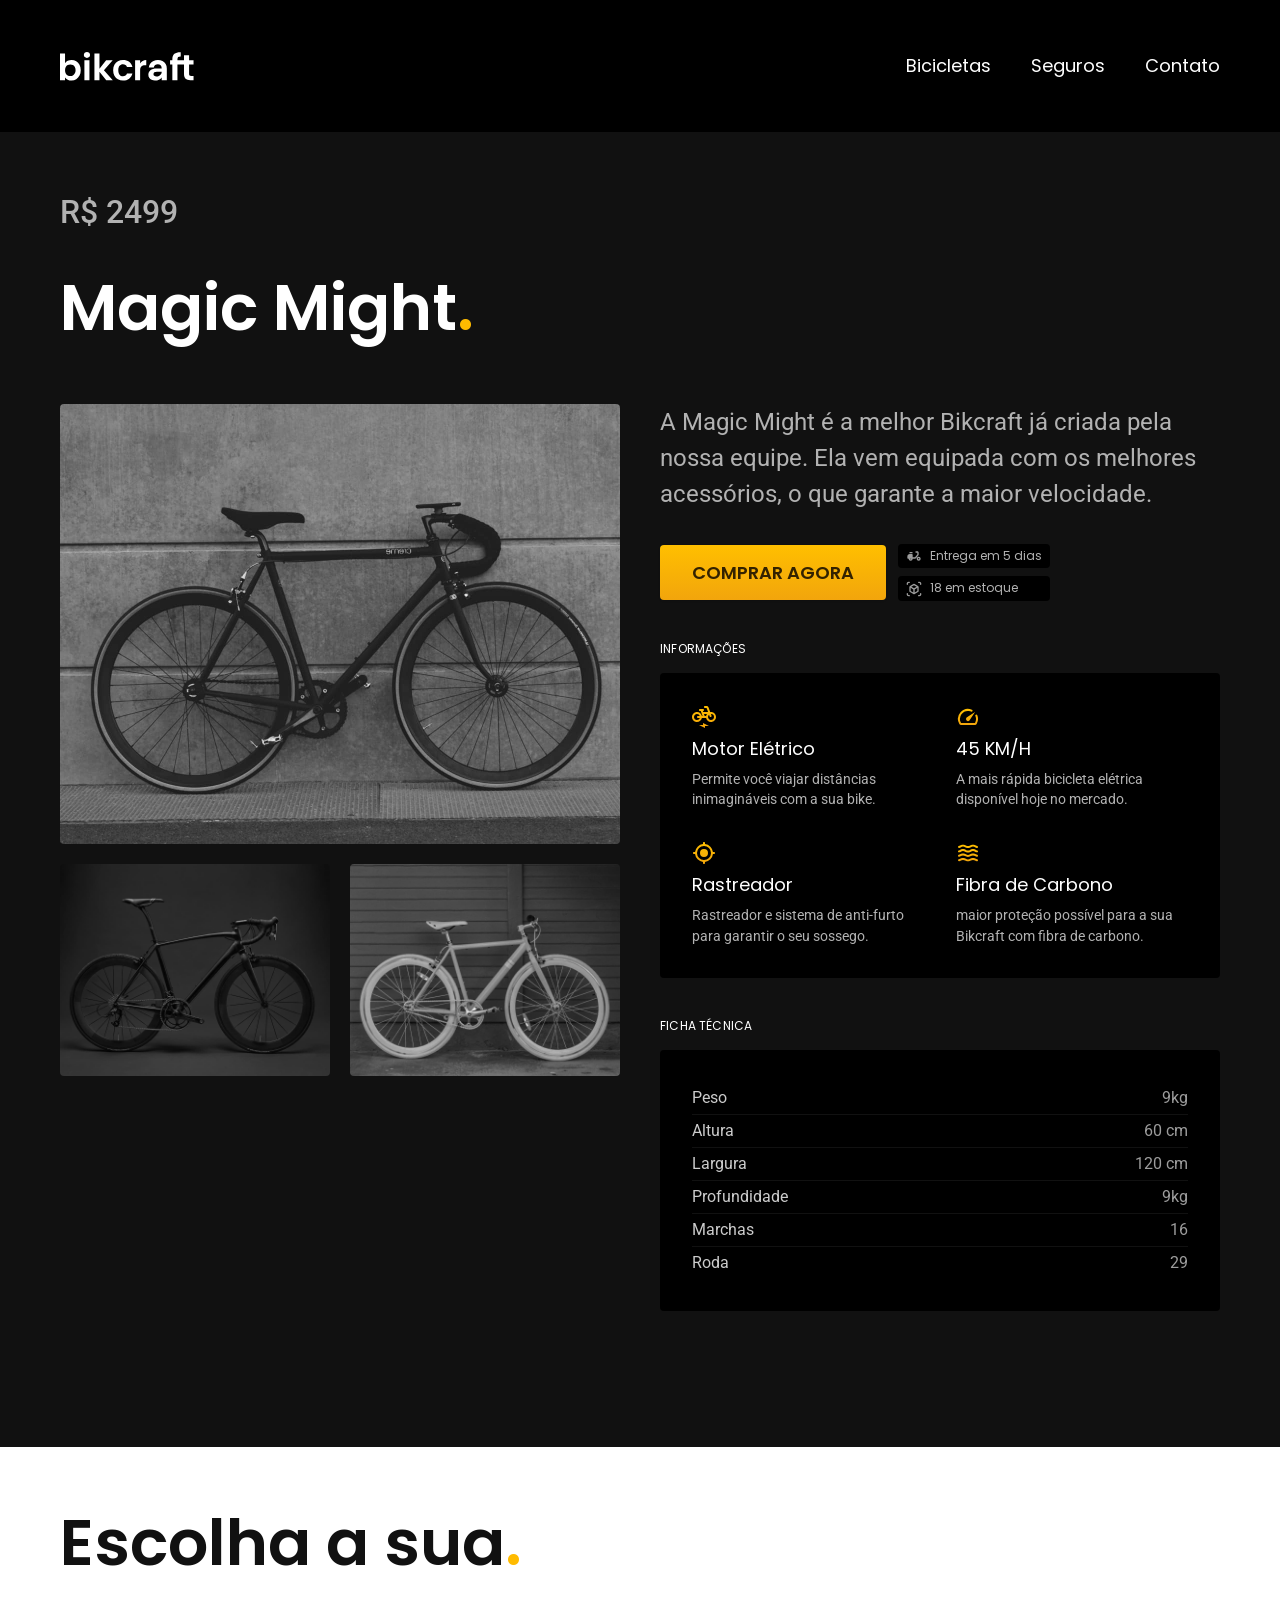
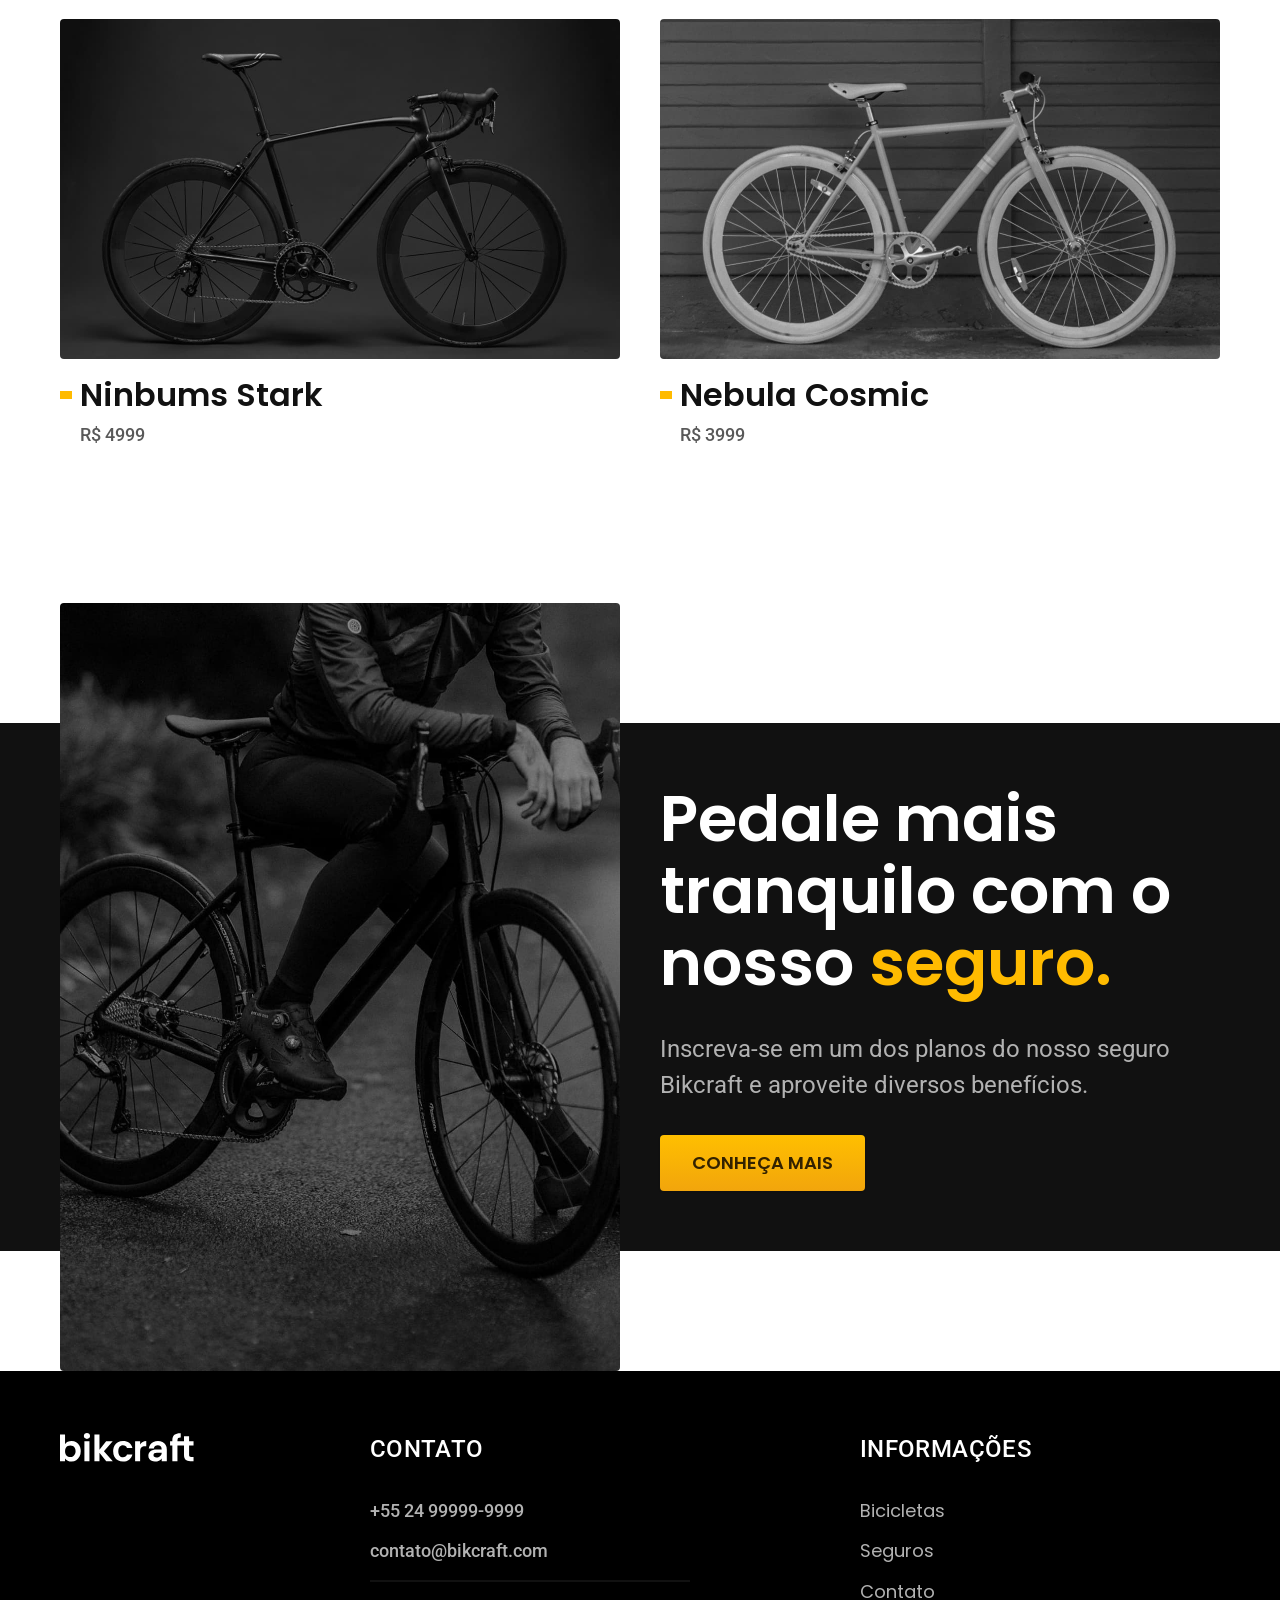
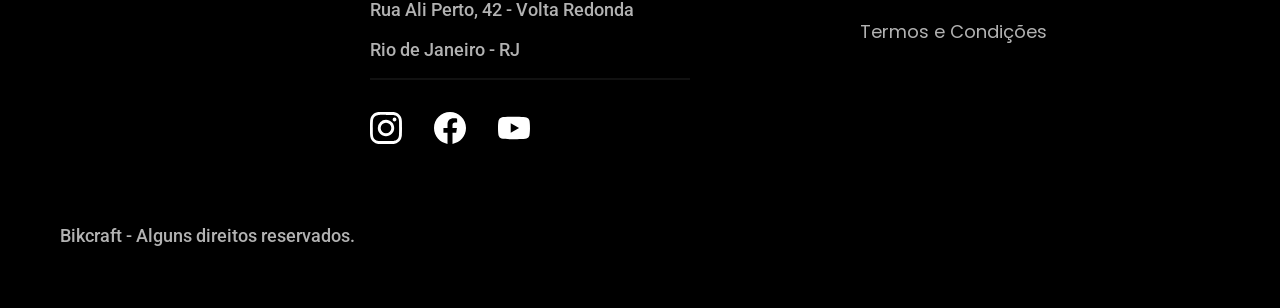
<file: bicicletas/magic.html>
<!DOCTYPE html>
<html lang="pt-br">

<head>
  <meta charset="UTF-8">
  <meta name="viewport" content="width=device-width, initial-scale=1.0">

  <title>Magic | Bicicleta</title>
  <meta name="description" content="Termos e Condições.">
  <link rel="preconnect" href="https://fonts.googleapis.com">
<link rel="preconnect" href="https://fonts.gstatic.com" crossorigin>
<link href="https://fonts.googleapis.com/css2?family=Merriweather:ital,opsz,wght@0,18..144,300..900;1,18..144,300..900&family=Poppins:ital,wght@0,100;0,200;0,300;0,400;0,500;0,600;0,700;0,800;0,900;1,100;1,200;1,300;1,400;1,500;1,600;1,700;1,800;1,900&family=Roboto:ital,wght@0,100..900;1,100..900&display=swap" rel="stylesheet">
  <link rel="stylesheet" href="../css/style.css">
</head>

<body id="bicicleta">
  <header class="header-bg">
    <div class="header container">
      <a href="../">
        <img src="../img/bikcraft.svg" alt="Bikcraft">
      </a>
      <nav aria-label="primaria">
        <ul class="header-menu font-1-m cor-0">
          <li><a href="../bicicletas.html">Bicicletas</a></li>
          <li><a href="../seguros.html">Seguros</a></li>
          <li><a href="../contato.html">Contato</a></li>
        </ul>
      </nav>
    </div>
  </header>
  <main class="titulo-bg">
    <div>
        <div class="titulo container">
            <p class="font-2-xl cor-5">R$ 2499</p>
            <h1 class="font-1-xxl cor-0">Magic Might<span class="cor-p1">.</span></h1>
        </div>
    </div>
    <div class="bicicleta container">
        <div class="bicicleta-imagens">
            <img src="../img/bicicleta/nimbus2.jpg" alt="">
            <img src="../img/bicicleta/nimbus1.jpg" alt="">
            <img src="../img/bicicleta/nimbus3.jpg" alt="">
        </div>
        <div class="bicicleta-conteudo">
            <p class="font-2-l cor-5">A Magic Might é a melhor Bikcraft já criada pela nossa equipe.
            Ela vem equipada com os melhores acessórios, o que garante a maior velocidade.</p>
        <div class="bicicleta-comprar">
            <a class="botao" href="../orcamento.html">Comprar agora</a>
            <span class="font-1-xs cor-5"><img src="../img/icones/entrega.svg" alt="">Entrega em 5 dias</span>
            <span class="font-1-xs cor-5"><img src="../img/icones/estoque.svg" alt="">18 em estoque</span>
        </div>
        <h2 class="font-1-xs cor-0">Informações</h2>
        <ul class="bicicleta-informacoes">
            <li>
                <img src="../img/icones/eletrica.svg" alt="">
                <h3 class="font-1-m cor-0">Motor Elétrico</h3>
                <p class="font-2-xs cor-5">Permite você viajar distâncias inimagináveis com a sua bike.</p>
            </li>
            <li>
                <img src="../img/icones/velocidade.svg" alt="">
                <h3 class="font-1-m cor-0">45 KM/H</h3>
                <p class="font-2-xs cor-5">A mais rápida bicicleta elétrica disponível hoje no mercado.</p>
            </li>
            <li>
                <img src="../img/icones/rastreador.svg" alt="">
                <h3 class="font-1-m cor-0">Rastreador</h3>
                <p class="font-2-xs cor-5">Rastreador e sistema de anti-furto para garantir o seu sossego.</p>
            </li>
            <li>
                <img src="../img/icones/carbono.svg" alt="">
                <h3 class="font-1-m cor-0">Fibra de Carbono</h3>
                <p class="font-2-xs cor-5">maior proteção possível para a sua Bikcraft com fibra de carbono.</p>
            </li> 
        </ul>
        <h2 class="font-1-xs cor-0">Ficha Técnica</h2>
        <ul class="bicicleta-ficha font-2-s cor-4">
            <li>Peso <span>9kg</span></li>
            <li>Altura <span>60 cm</span></li>
            <li>Largura <span>120 cm</span></li>
            <li>Profundidade <span>9kg</span></li>
            <li>Marchas <span>16</span></li>
            <li>Roda <span>29</span></li>
        </ul>
        </div>
    </div>
  </main>
  <article class="bicicletas-lista container">
    <h2 class="font-1-xxl">Escolha a sua<span class="cor-p1">.</span></h2>
    <ul>
      <li>
        <a href="./nimbus.html">
          <img src="../img/bicicletas/nimbus.jpg" alt="Bicicleta preta">
          <h3 class="font-1-xl">Ninbums Stark</h3>
          <span class="font-2-m cor-8">R$ 4999</span>
        </a>
      </li>
      <li>
        <a href="./nebula.html">
          <img src="../img/bicicletas/nebula.jpg" alt="Bicicleta preta">
          <h3 class="font-1-xl">Nebula Cosmic</h3>
          <span class="font-2-m cor-8">R$ 3999</span>
        </a>
      </li>
    </ul>
  </article>
  <article class="seguro-bg">
    <div class="seguro container">
      <div class="seguro-imagem">
        <img src="../img/fotos/seguros.jpg" alt="Pessoa parada em cima de uma bicicleta.">
      </div>
      <div class="seguro-conteudo">
        <h2 class="font-1-xxl cor-0">Pedale mais tranquilo com o nosso <span class="cor-p1">seguro.</span></h2>
        <p class="font-2-l cor-5">Inscreva-se em um dos planos do nosso seguro Bikcraft e aproveite diversos benefícios.</p>
        <a class="botao" href="../seguros.html">Conheça Mais</a>
      </div>
    </div>
  </article>
  <footer class="footer-bg">
    <div class="footer container">
      <img src="../img/bikcraft.svg" alt="Bikcraft">
      <div class="footer-contato">
        <h3 class="font-2-l-b cor-0">Contato</h3>
        <ul class="font-2-m cor-5">
          <li><a href="tel:+5524999999999">+55 24 99999-9999</a></li>
          <li><a href="mailto:contato@bikcraft.com">contato@bikcraft.com</a></li>
          <li>Rua Ali Perto, 42 - Volta Redonda</li>
          <li>Rio de Janeiro - RJ</li>
        </ul>
        <div class="footer-redes">
          <a href="../">
            <img src="/img/redes/instagram.svg" alt="instagram">
          </a>
          <a href="../">
            <img src="/img/redes/facebook.svg" alt="facebook">
          </a>
          <a href="../">
            <img src="/img/redes/youtube.svg" alt="Youtube">
          </a>
        </div>
      </div>
      <div class="footer-informacoes">
        <h3 class="font-2-l-b cor-0">Informações</h3>
        <nav>
          <ul class="font-1-m cor-5">
            <li><a href="../bicicletas.html">Bicicletas</a></li>
            <li><a href="../seguros.html">Seguros</a></li>
            <li><a href="../contato.html">Contato</a></li>
            <li><a href="../termos.html">Termos e Condições</a></li>
          </ul>
        </nav>
      </div>
      <p class="footer-copy font-2-m cor-5">Bikcraft - Alguns direitos reservados.</p>
    </div>
  </footer>
</file>
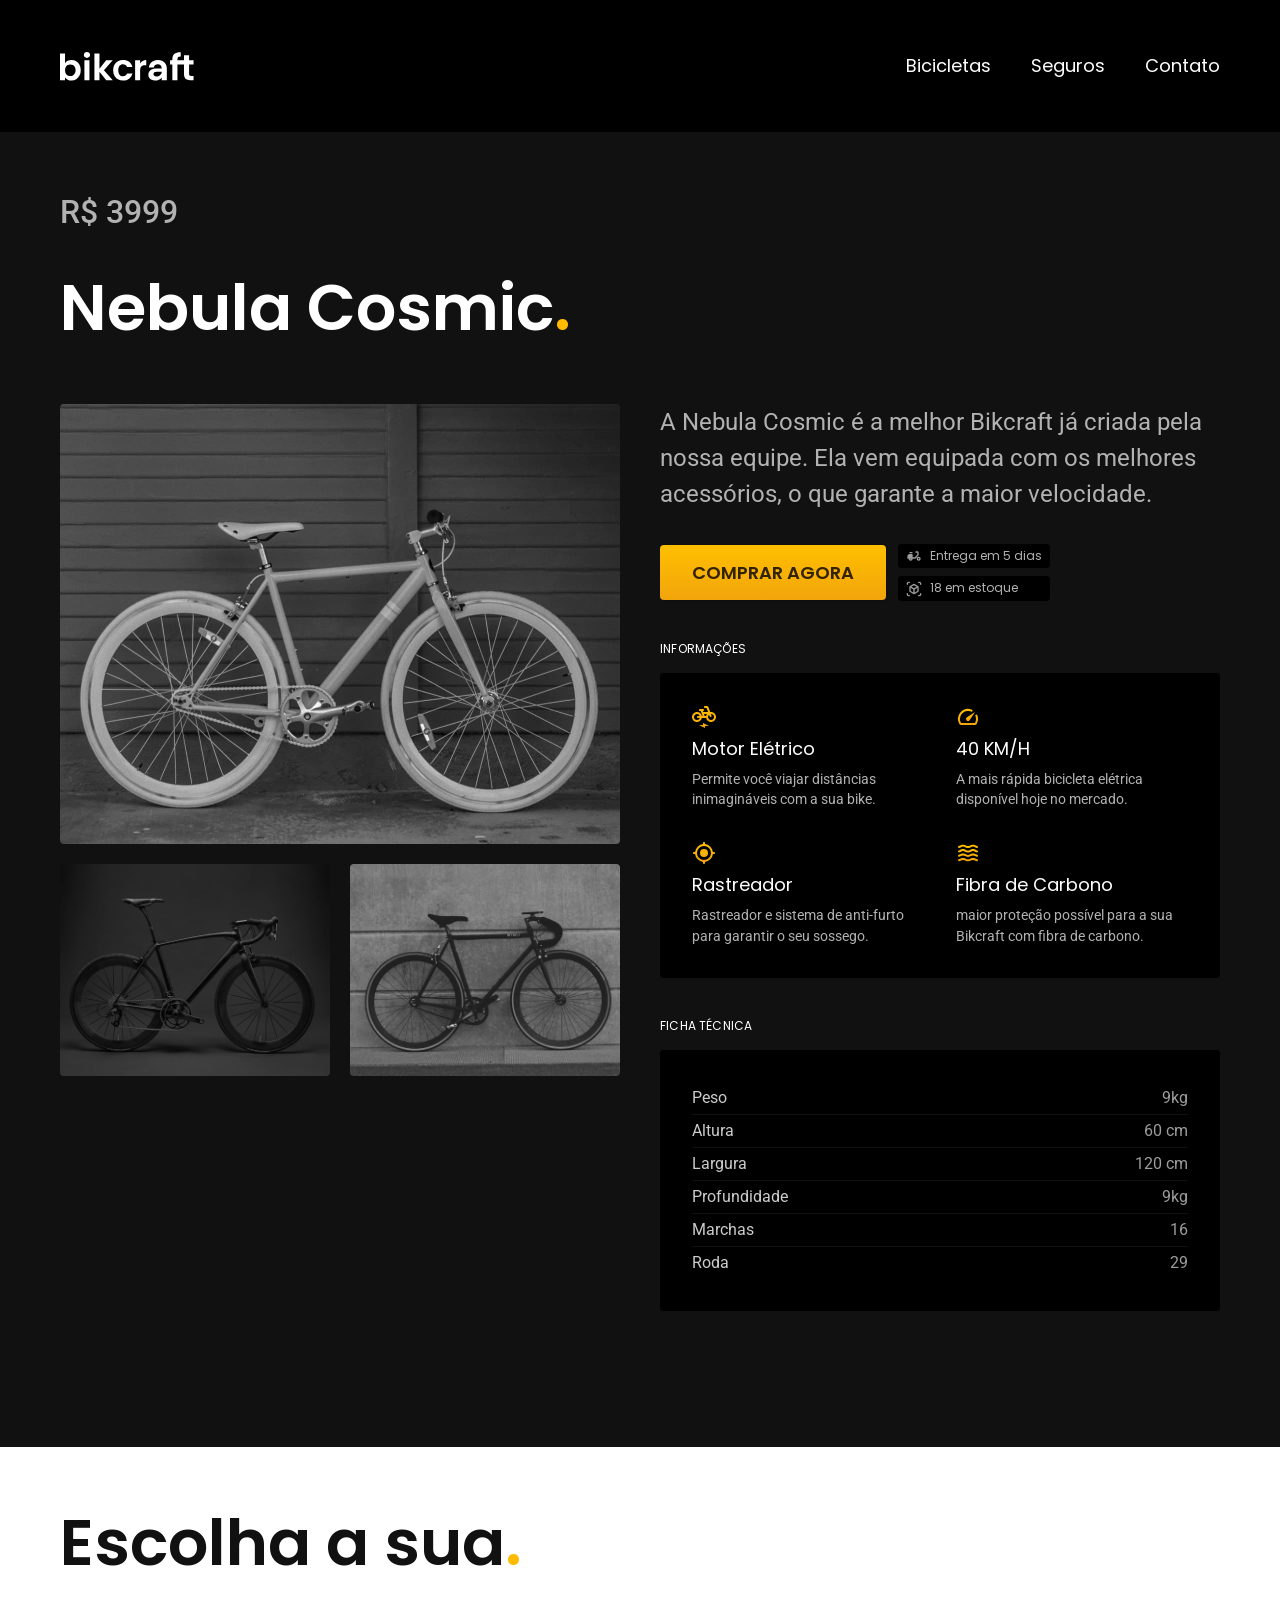
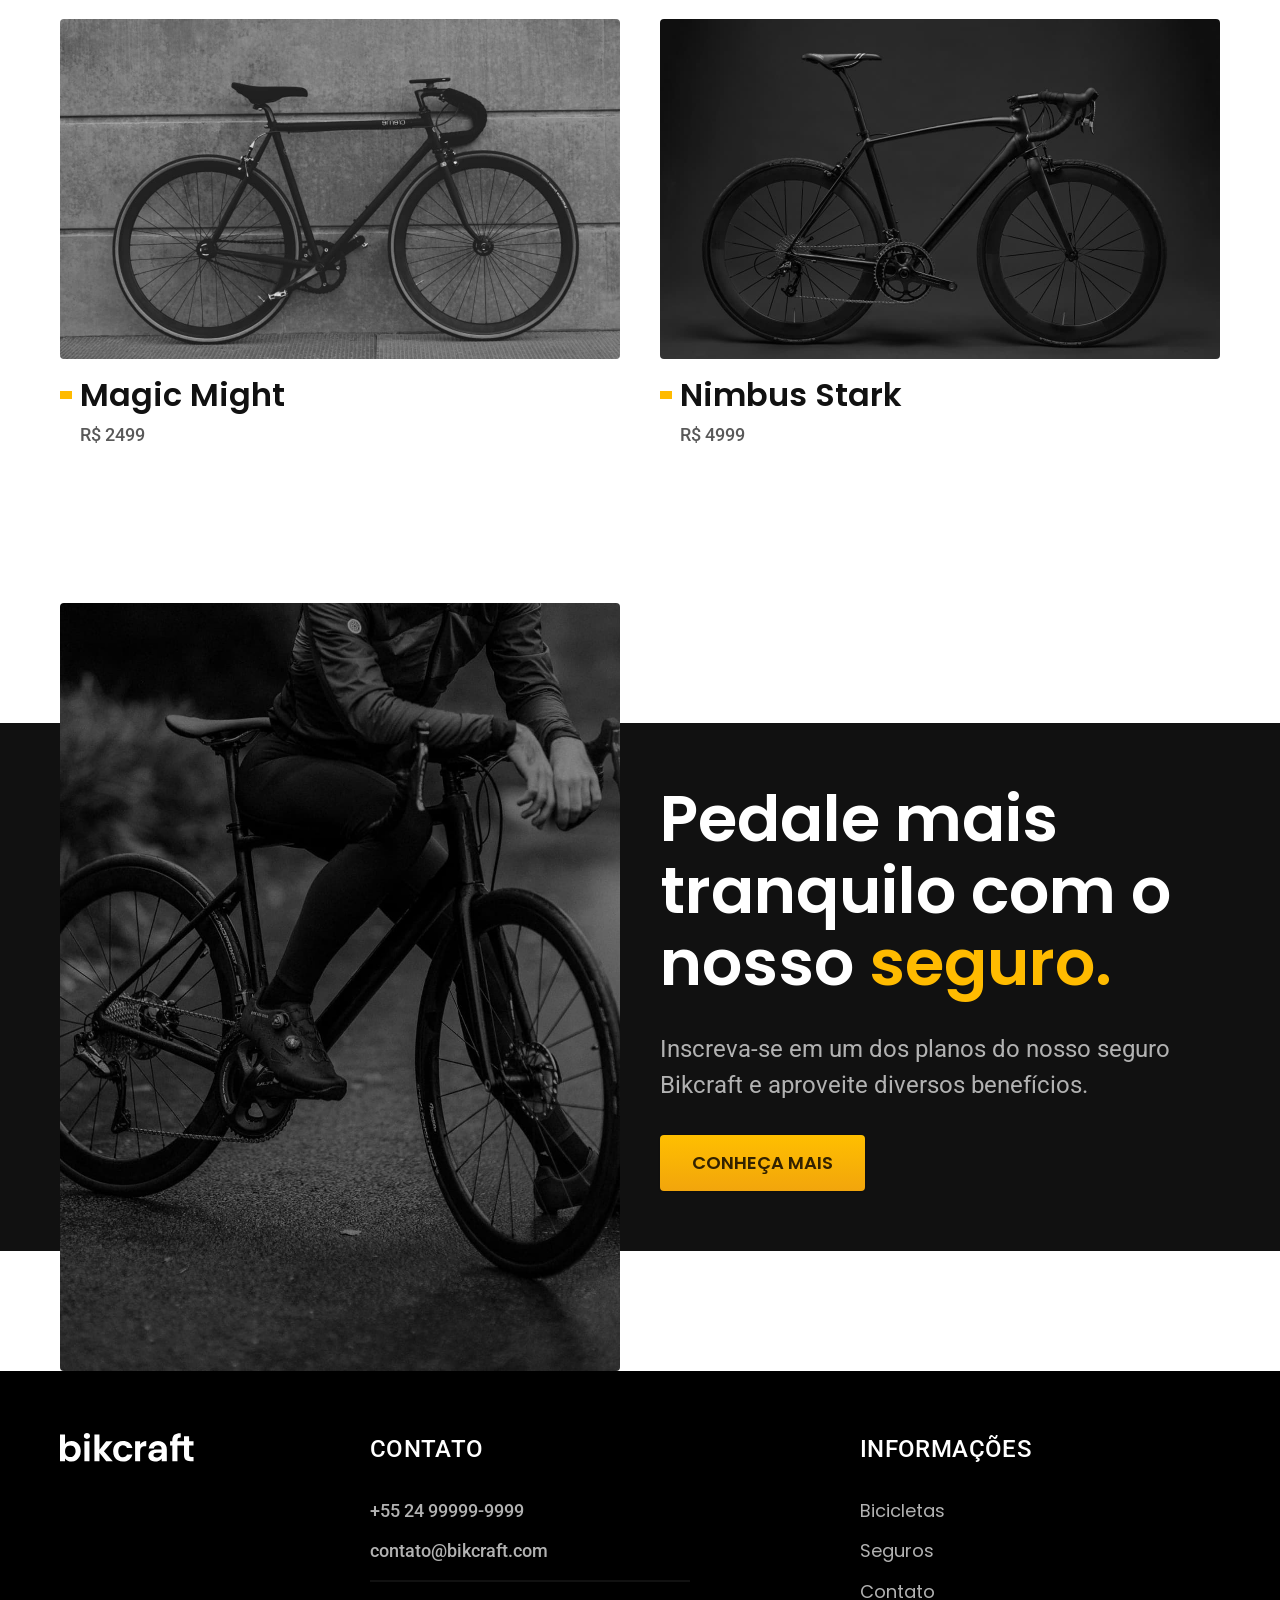
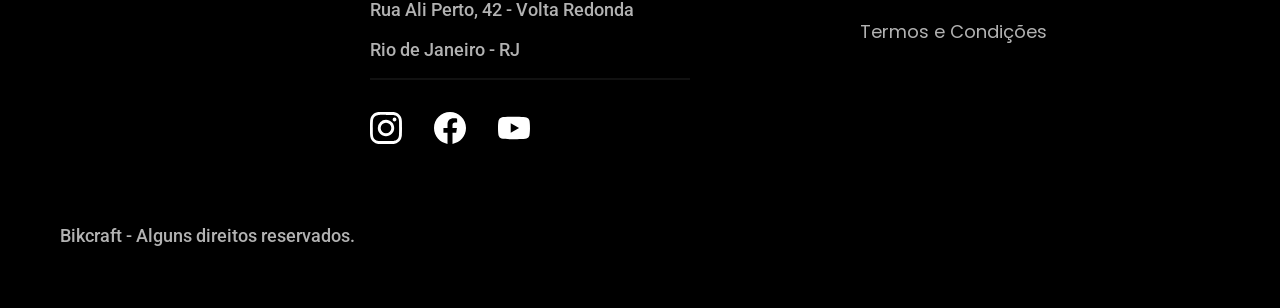
<file: bicicletas/nebula.html>
<!DOCTYPE html>
<html lang="pt-br">

<head>
  <meta charset="UTF-8">
  <meta name="viewport" content="width=device-width, initial-scale=1.0">

  <title>Nebula | Bicicleta</title>
  <meta name="description" content="Termos e Condições.">
  <link rel="preconnect" href="https://fonts.googleapis.com">
<link rel="preconnect" href="https://fonts.gstatic.com" crossorigin>
<link href="https://fonts.googleapis.com/css2?family=Merriweather:ital,opsz,wght@0,18..144,300..900;1,18..144,300..900&family=Poppins:ital,wght@0,100;0,200;0,300;0,400;0,500;0,600;0,700;0,800;0,900;1,100;1,200;1,300;1,400;1,500;1,600;1,700;1,800;1,900&family=Roboto:ital,wght@0,100..900;1,100..900&display=swap" rel="stylesheet">
  <link rel="stylesheet" href="../css/style.css">
</head>

<body id="bicicleta">
  <header class="header-bg">
    <div class="header container">
      <a href="../">
        <img src="../img/bikcraft.svg" alt="Bikcraft">
      </a>
      <nav aria-label="primaria">
        <ul class="header-menu font-1-m cor-0">
          <li><a href="../bicicletas.html">Bicicletas</a></li>
          <li><a href="../seguros.html">Seguros</a></li>
          <li><a href="../contato.html">Contato</a></li>
        </ul>
      </nav>
    </div>
  </header>
  <main class="titulo-bg">
    <div>
        <div class="titulo container">
            <p class="font-2-xl cor-5">R$ 3999</p>
            <h1 class="font-1-xxl cor-0">Nebula Cosmic<span class="cor-p1">.</span></h1>
        </div>
    </div>
    <div class="bicicleta container">
        <div class="bicicleta-imagens">
            <img src="../img/bicicleta/nimbus3.jpg" alt="">
            <img src="../img/bicicleta/nimbus1.jpg" alt="">
            <img src="../img/bicicleta/nimbus2.jpg" alt="">
        </div>
        <div class="bicicleta-conteudo">
            <p class="font-2-l cor-5">A Nebula Cosmic é a melhor Bikcraft já criada pela nossa equipe.
            Ela vem equipada com os melhores acessórios, o que garante a maior velocidade.</p>
        <div class="bicicleta-comprar">
            <a class="botao" href="../orcamento.html">Comprar agora</a>
            <span class="font-1-xs cor-5"><img src="../img/icones/entrega.svg" alt="">Entrega em 5 dias</span>
            <span class="font-1-xs cor-5"><img src="../img/icones/estoque.svg" alt="">18 em estoque</span>
        </div>
        <h2 class="font-1-xs cor-0">Informações</h2>
        <ul class="bicicleta-informacoes">
            <li>
                <img src="../img/icones/eletrica.svg" alt="">
                <h3 class="font-1-m cor-0">Motor Elétrico</h3>
                <p class="font-2-xs cor-5">Permite você viajar distâncias inimagináveis com a sua bike.</p>
            </li>
            <li>
                <img src="../img/icones/velocidade.svg" alt="">
                <h3 class="font-1-m cor-0">40 KM/H</h3>
                <p class="font-2-xs cor-5">A mais rápida bicicleta elétrica disponível hoje no mercado.</p>
            </li>
            <li>
                <img src="../img/icones/rastreador.svg" alt="">
                <h3 class="font-1-m cor-0">Rastreador</h3>
                <p class="font-2-xs cor-5">Rastreador e sistema de anti-furto para garantir o seu sossego.</p>
            </li>
            <li>
                <img src="../img/icones/carbono.svg" alt="">
                <h3 class="font-1-m cor-0">Fibra de Carbono</h3>
                <p class="font-2-xs cor-5">maior proteção possível para a sua Bikcraft com fibra de carbono.</p>
            </li> 
        </ul>
        <h2 class="font-1-xs cor-0">Ficha Técnica</h2>
        <ul class="bicicleta-ficha font-2-s cor-4">
            <li>Peso <span>9kg</span></li>
            <li>Altura <span>60 cm</span></li>
            <li>Largura <span>120 cm</span></li>
            <li>Profundidade <span>9kg</span></li>
            <li>Marchas <span>16</span></li>
            <li>Roda <span>29</span></li>
        </ul>
        </div>
    </div>
  </main>
  <article class="bicicletas-lista container">
    <h2 class="font-1-xxl">Escolha a sua<span class="cor-p1">.</span></h2>
    <ul>
      <li>
        <a href="./magic.html">
          <img src="../img/bicicletas/magic.jpg" alt="Bicicleta preta">
          <h3 class="font-1-xl">Magic Might</h3>
          <span class="font-2-m cor-8">R$ 2499</span>
        </a>
      </li>
      <li>
        <a href="./nimbus.html">
          <img src="../img/bicicletas/nimbus.jpg" alt="Bicicleta preta">
          <h3 class="font-1-xl">Nimbus Stark</h3>
          <span class="font-2-m cor-8">R$ 4999</span>
        </a>
      </li>
    </ul>
  </article>
  <article class="seguro-bg">
    <div class="seguro container">
      <div class="seguro-imagem">
        <img src="../img/fotos/seguros.jpg" alt="Pessoa parada em cima de uma bicicleta.">
      </div>
      <div class="seguro-conteudo">
        <h2 class="font-1-xxl cor-0">Pedale mais tranquilo com o nosso <span class="cor-p1">seguro.</span></h2>
        <p class="font-2-l cor-5">Inscreva-se em um dos planos do nosso seguro Bikcraft e aproveite diversos benefícios.</p>
        <a class="botao" href="../seguros.html">Conheça Mais</a>
      </div>
    </div>
  </article>
  <footer class="footer-bg">
    <div class="footer container">
      <img src="../img/bikcraft.svg" alt="Bikcraft">
      <div class="footer-contato">
        <h3 class="font-2-l-b cor-0">Contato</h3>
        <ul class="font-2-m cor-5">
          <li><a href="tel:+5524999999999">+55 24 99999-9999</a></li>
          <li><a href="mailto:contato@bikcraft.com">contato@bikcraft.com</a></li>
          <li>Rua Ali Perto, 42 - Volta Redonda</li>
          <li>Rio de Janeiro - RJ</li>
        </ul>
        <div class="footer-redes">
          <a href="../">
            <img src="/img/redes/instagram.svg" alt="instagram">
          </a>
          <a href="../">
            <img src="/img/redes/facebook.svg" alt="facebook">
          </a>
          <a href="../">
            <img src="/img/redes/youtube.svg" alt="Youtube">
          </a>
        </div>
      </div>
      <div class="footer-informacoes">
        <h3 class="font-2-l-b cor-0">Informações</h3>
        <nav>
          <ul class="font-1-m cor-5">
            <li><a href="../bicicletas.html">Bicicletas</a></li>
            <li><a href="../seguros.html">Seguros</a></li>
            <li><a href="../contato.html">Contato</a></li>
            <li><a href="../termos.html">Termos e Condições</a></li>
          </ul>
        </nav>
      </div>
      <p class="footer-copy font-2-m cor-5">Bikcraft - Alguns direitos reservados.</p>
    </div>
  </footer>
</file>
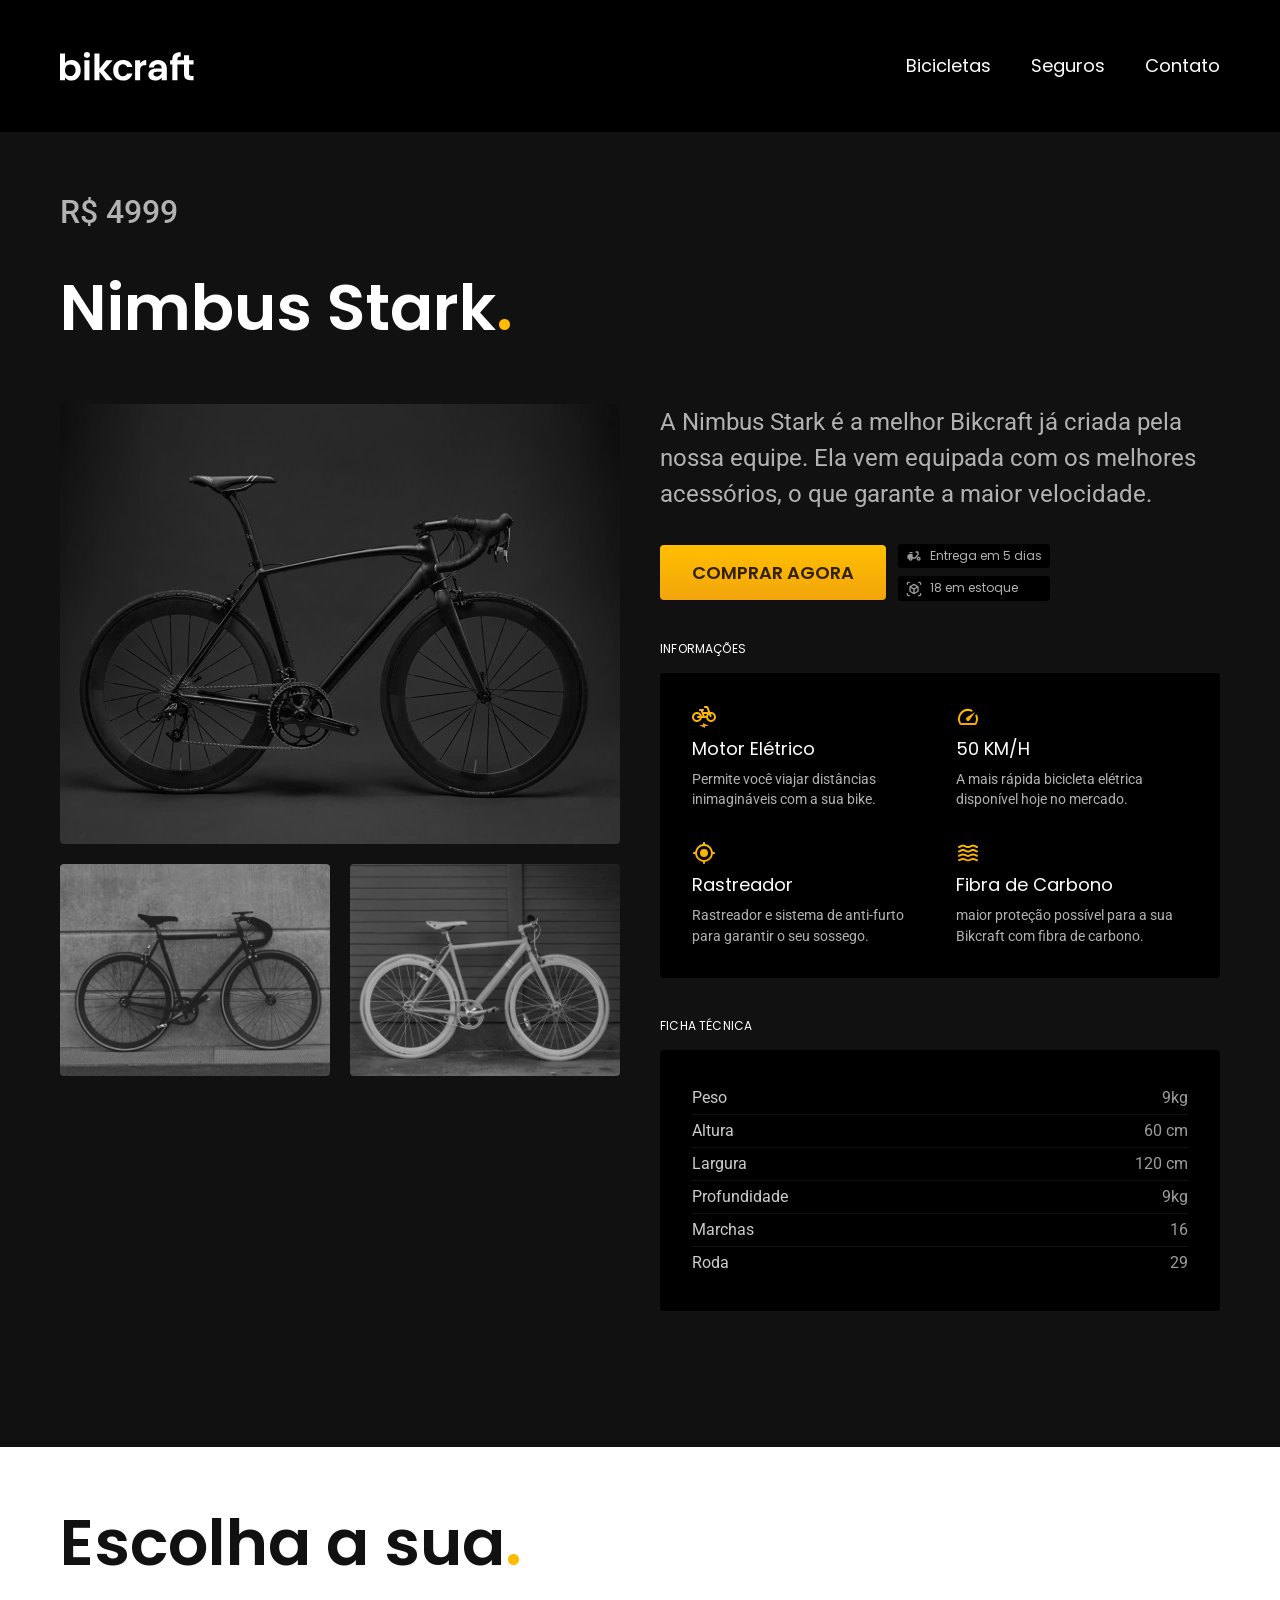
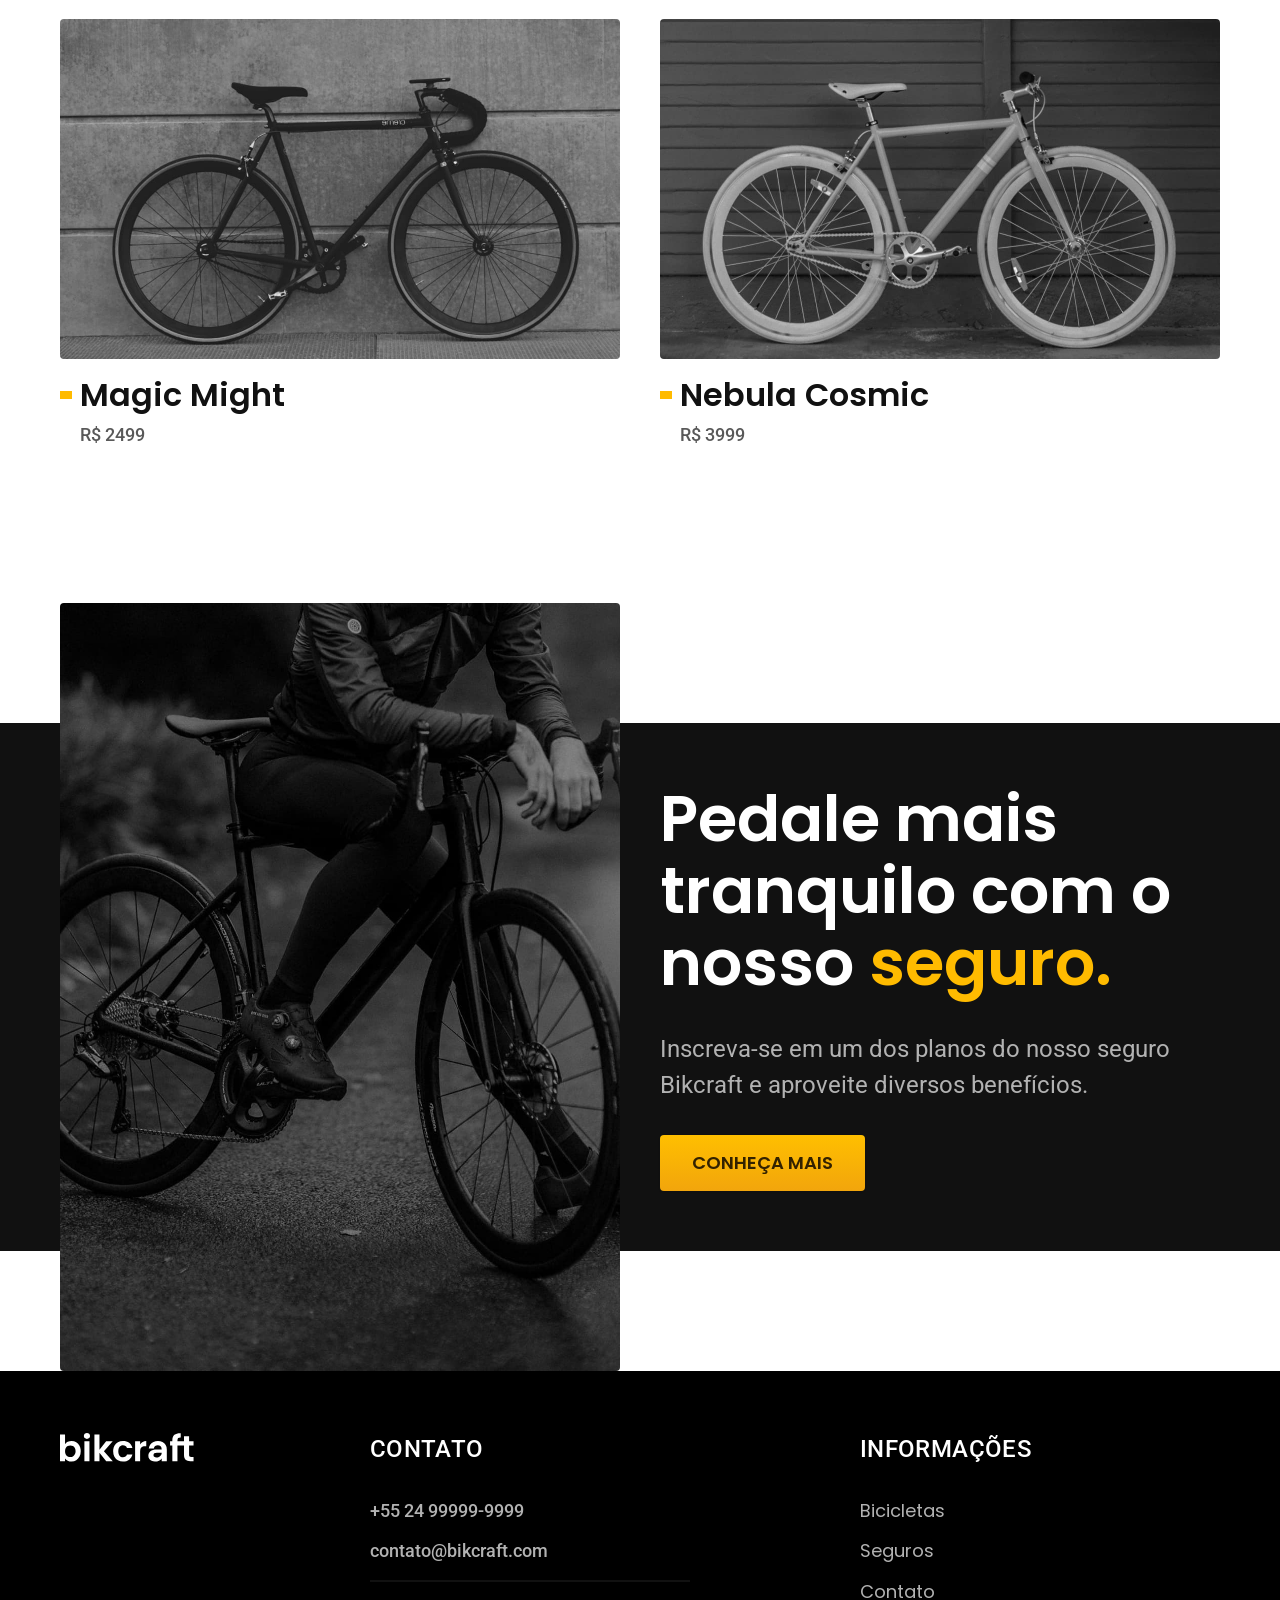
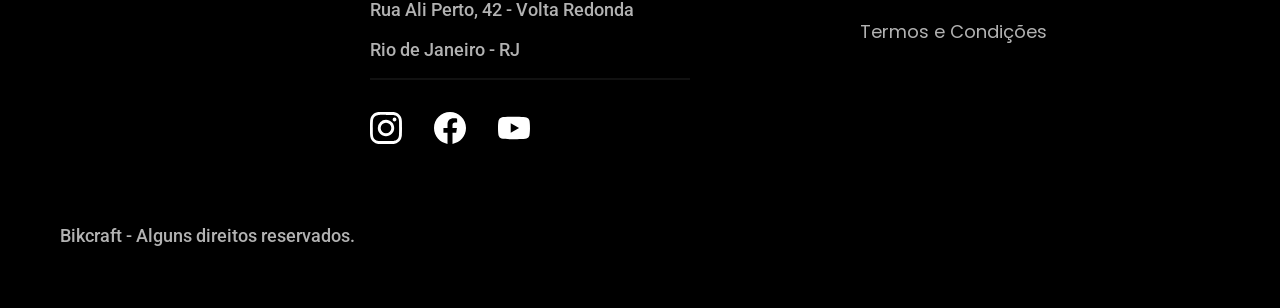
<file: bicicletas/nimbus.html>
<!DOCTYPE html>
<html lang="pt-br">

<head>
  <meta charset="UTF-8">
  <meta name="viewport" content="width=device-width, initial-scale=1.0">

  <title>Nimbus | Bicicleta</title>
  <meta name="description" content="Termos e Condições.">
  <link rel="preconnect" href="https://fonts.googleapis.com">
<link rel="preconnect" href="https://fonts.gstatic.com" crossorigin>
<link href="https://fonts.googleapis.com/css2?family=Merriweather:ital,opsz,wght@0,18..144,300..900;1,18..144,300..900&family=Poppins:ital,wght@0,100;0,200;0,300;0,400;0,500;0,600;0,700;0,800;0,900;1,100;1,200;1,300;1,400;1,500;1,600;1,700;1,800;1,900&family=Roboto:ital,wght@0,100..900;1,100..900&display=swap" rel="stylesheet">
  <link rel="stylesheet" href="../css/style.css">
</head>

<body id="bicicleta">
  <header class="header-bg">
    <div class="header container">
      <a href="../">
        <img src="../img/bikcraft.svg" alt="Bikcraft">
      </a>
      <nav aria-label="primaria">
        <ul class="header-menu font-1-m cor-0">
          <li><a href="../bicicletas.html">Bicicletas</a></li>
          <li><a href="../seguros.html">Seguros</a></li>
          <li><a href="../contato.html">Contato</a></li>
        </ul>
      </nav>
    </div>
  </header>
  <main class="titulo-bg">
    <div>
        <div class="titulo container">
            <p class="font-2-xl cor-5">R$ 4999</p>
            <h1 class="font-1-xxl cor-0">Nimbus Stark<span class="cor-p1">.</span></h1>
        </div>
    </div>
    <div class="bicicleta container">
        <div class="bicicleta-imagens">
            <img src="../img/bicicleta/nimbus1.jpg" alt="">
            <img src="../img/bicicleta/nimbus2.jpg" alt="">
            <img src="../img/bicicleta/nimbus3.jpg" alt="">
        </div>
        <div class="bicicleta-conteudo">
            <p class="font-2-l cor-5">A Nimbus Stark é a melhor Bikcraft já criada pela nossa equipe.
            Ela vem equipada com os melhores acessórios, o que garante a maior velocidade.</p>
        <div class="bicicleta-comprar">
            <a class="botao" href="../orcamento.html">Comprar agora</a>
            <span class="font-1-xs cor-5"><img src="../img/icones/entrega.svg" alt="">Entrega em 5 dias</span>
            <span class="font-1-xs cor-5"><img src="../img/icones/estoque.svg" alt="">18 em estoque</span>
        </div>
        <h2 class="font-1-xs cor-0">Informações</h2>
        <ul class="bicicleta-informacoes">
            <li>
                <img src="../img/icones/eletrica.svg" alt="">
                <h3 class="font-1-m cor-0">Motor Elétrico</h3>
                <p class="font-2-xs cor-5">Permite você viajar distâncias inimagináveis com a sua bike.</p>
            </li>
            <li>
                <img src="../img/icones/velocidade.svg" alt="">
                <h3 class="font-1-m cor-0">50 KM/H</h3>
                <p class="font-2-xs cor-5">A mais rápida bicicleta elétrica disponível hoje no mercado.</p>
            </li>
            <li>
                <img src="../img/icones/rastreador.svg" alt="">
                <h3 class="font-1-m cor-0">Rastreador</h3>
                <p class="font-2-xs cor-5">Rastreador e sistema de anti-furto para garantir o seu sossego.</p>
            </li>
            <li>
                <img src="../img/icones/carbono.svg" alt="">
                <h3 class="font-1-m cor-0">Fibra de Carbono</h3>
                <p class="font-2-xs cor-5">maior proteção possível para a sua Bikcraft com fibra de carbono.</p>
            </li> 
        </ul>
        <h2 class="font-1-xs cor-0">Ficha Técnica</h2>
        <ul class="bicicleta-ficha font-2-s cor-4">
            <li>Peso <span>9kg</span></li>
            <li>Altura <span>60 cm</span></li>
            <li>Largura <span>120 cm</span></li>
            <li>Profundidade <span>9kg</span></li>
            <li>Marchas <span>16</span></li>
            <li>Roda <span>29</span></li>
        </ul>
        </div>
    </div>
  </main>
  <article class="bicicletas-lista container">
    <h2 class="font-1-xxl">Escolha a sua<span class="cor-p1">.</span></h2>
    <ul>
      <li>
        <a href="./magic.html">
          <img src="../img/bicicletas/magic.jpg" alt="Bicicleta preta">
          <h3 class="font-1-xl">Magic Might</h3>
          <span class="font-2-m cor-8">R$ 2499</span>
        </a>
      </li>
      <li>
        <a href="./nebula.html">
          <img src="../img/bicicletas/nebula.jpg" alt="Bicicleta preta">
          <h3 class="font-1-xl">Nebula Cosmic</h3>
          <span class="font-2-m cor-8">R$ 3999</span>
        </a>
      </li>
    </ul>
  </article>
  <article class="seguro-bg">
    <div class="seguro container">
      <div class="seguro-imagem">
        <img src="../img/fotos/seguros.jpg" alt="Pessoa parada em cima de uma bicicleta.">
      </div>
      <div class="seguro-conteudo">
        <h2 class="font-1-xxl cor-0">Pedale mais tranquilo com o nosso <span class="cor-p1">seguro.</span></h2>
        <p class="font-2-l cor-5">Inscreva-se em um dos planos do nosso seguro Bikcraft e aproveite diversos benefícios.</p>
        <a class="botao" href="../seguros.html">Conheça Mais</a>
      </div>
    </div>
  </article>
  <footer class="footer-bg">
    <div class="footer container">
      <img src="../img/bikcraft.svg" alt="Bikcraft">
      <div class="footer-contato">
        <h3 class="font-2-l-b cor-0">Contato</h3>
        <ul class="font-2-m cor-5">
          <li><a href="tel:+5524999999999">+55 24 99999-9999</a></li>
          <li><a href="mailto:contato@bikcraft.com">contato@bikcraft.com</a></li>
          <li>Rua Ali Perto, 42 - Volta Redonda</li>
          <li>Rio de Janeiro - RJ</li>
        </ul>
        <div class="footer-redes">
          <a href="../">
            <img src="/img/redes/instagram.svg" alt="instagram">
          </a>
          <a href="../">
            <img src="/img/redes/facebook.svg" alt="facebook">
          </a>
          <a href="../">
            <img src="/img/redes/youtube.svg" alt="Youtube">
          </a>
        </div>
      </div>
      <div class="footer-informacoes">
        <h3 class="font-2-l-b cor-0">Informações</h3>
        <nav>
          <ul class="font-1-m cor-5">
            <li><a href="../bicicletas.html">Bicicletas</a></li>
            <li><a href="../seguros.html">Seguros</a></li>
            <li><a href="../contato.html">Contato</a></li>
            <li><a href="../termos.html">Termos e Condições</a></li>
          </ul>
        </nav>
      </div>
      <p class="footer-copy font-2-m cor-5">Bikcraft - Alguns direitos reservados.</p>
    </div>
  </footer>
</file>
<file: css/style.css>
@import url(./global/global.css);
@import url(./utilidades/tipografia.css);
@import url(./utilidades/cores.css);

/*header*/
@import url(./global/header.css);

/*utilidades*/
@import url(./utilidades/componentes.css);
@import url(./utilidades/formulario.css);

/*home*/
@import url(./home/introducao.css);

/*bicicletas*/
@import url(./bicicletas/bicicletas-lista.css);
@import url(./bicicletas/bicicletas.css);

/*bicicletas*/
@import url(./bicicleta/bicicleta.css);


/*tecnologia*/
@import url(./home/tecnologia.css);

/*parceiros*/
@import url(/css/home/parceiros.css);

/*depoimento*/
@import url(/css/home/depoimento.css);

/*seguros*/
@import url(/css/seguros/seguros.css);
@import url(/css/seguros/vantagens.css);
@import url(/css/seguros/perguntas.css);
@import url(./bicicleta/seguro.css);

/*footer*/
@import url(/css/global/footer.css);

/*termos*/
@import url(/css/termos/termos.css);

/*Contato*/
@import url(./contato/contato.css);
@import url(./contato/lojas.css);
</file>
